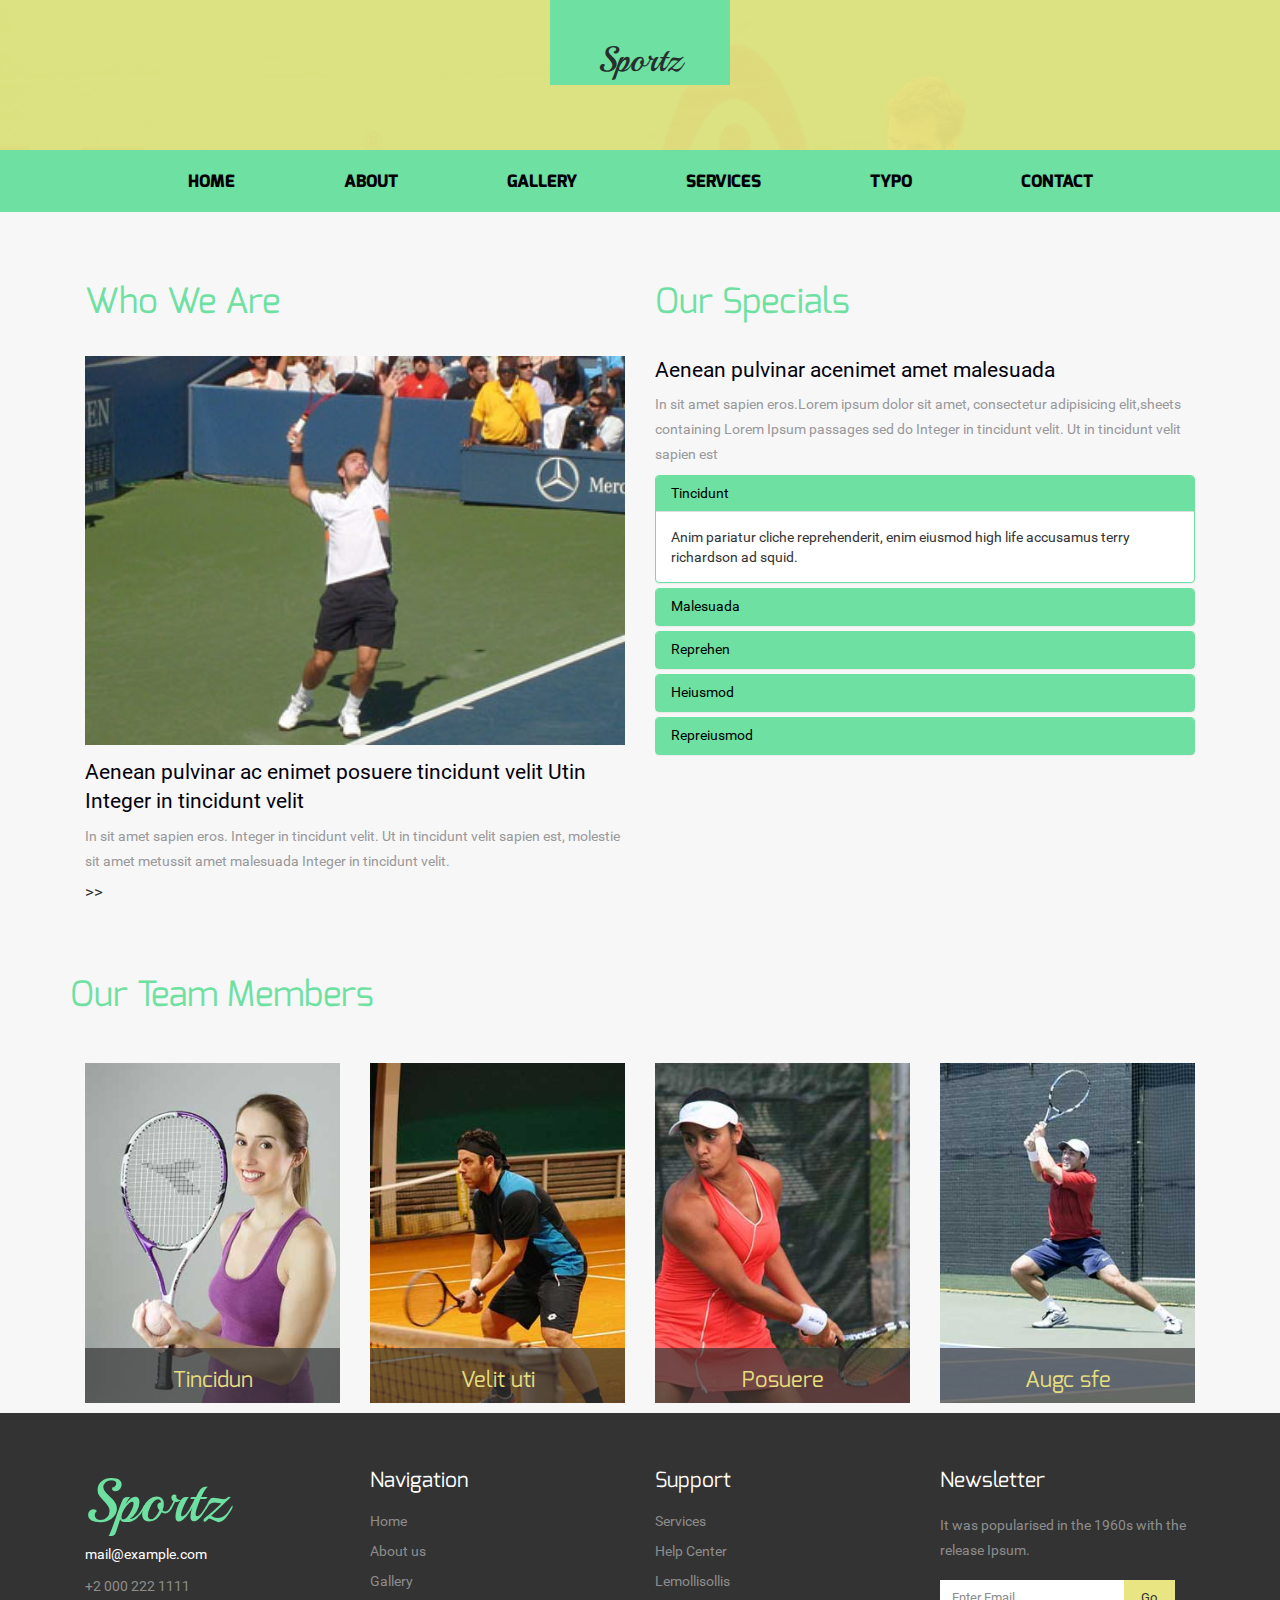
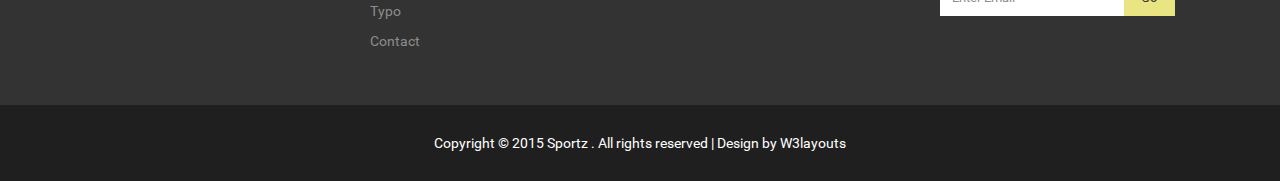
<file: FCGOnline/about.html>
<!--
Author: W3layouts
Author URL: http://w3layouts.com
License: Creative Commons Attribution 3.0 Unported
License URL: http://creativecommons.org/licenses/by/3.0/
-->
<!DOCTYPE html>
<html>
<head>
<title>Sportz a Sports Category Flat Bootstrap Responsive website Template | About :: w3layouts</title>
<link href="css/bootstrap.css" type="text/css" rel="stylesheet" media="all">
<link href="css/style.css" type="text/css" rel="stylesheet" media="all">
<!-- Custom Theme files -->
<meta name="viewport" content="width=device-width, initial-scale=1">
<meta http-equiv="Content-Type" content="text/html; charset=utf-8" />
<meta name="keywords" content="Sportz Responsive web template, Bootstrap Web Templates, Flat Web Templates, Andriod Compatible web template, 
	Smartphone Compatible web template, free webdesigns for Nokia, Samsung, LG, SonyErricsson, Motorola web design" />
<script type="application/x-javascript"> addEventListener("load", function() { setTimeout(hideURLbar, 0); }, false); function hideURLbar(){ window.scrollTo(0,1); } </script>
<!-- //Custom Theme files -->
<!-- js -->
<script src="js/jquery-1.11.1.min.js"></script> 
<script src="js/modernizr.custom.js"></script>
<!-- //js -->
</head>
<body>
	<!--banner-->	
	<div class="banner">		
		<div class="banr-info abt-bnr">
			<div class="logo">
				<a href="index.html">Sportz</a>
			</div>			
		</div>
	</div>
	<!--//banner-->
	<!--navigation-->
	<div class="top-nav">
		<span class="menu">MENU</span>		
		<ul class="nav1 cl-effect-16">
			<li><a href="index.html" data-hover="Home">Home</a></li>
			<li><a href="about.html" class="active">About</a></li>					
			<li><a href="index.html" data-hover="Gallery">Gallery</a></li>
			<li><a href="services.html" data-hover="Services">Services</a></li>
			<li><a href="typo.html" data-hover="Typo">Typo</a></li>
			<li><a href="contact.html" data-hover="Contact">Contact</a></li>
		</ul>				
		<!-- script-for-menu -->
		 <script>
		   $( "span.menu" ).click(function() {
			 $( "ul.nav1" ).slideToggle( 300, function() {
			 // Animation complete.
			  });
			 });
		</script>
		<!-- /script-for-menu -->
	</div>
	<!--//navigation-->
	<!--about-->
	<div class="about">
		<div class="container">			
			<div class="about-info">
				<div class="col-md-6 about-grids">	
					<h3>Who We Are </h3>
					<img src="images/img2.jpg" alt=""/>
					<h5>Aenean pulvinar ac enimet posuere tincidunt velit Utin Integer in tincidunt velit</h5>
					<p>In sit amet sapien eros. Integer in tincidunt velit. Ut in tincidunt velit sapien est, 
						molestie sit amet metussit amet malesuada Integer in tincidunt velit.</p>
					<a class="more" href="#"> >> </a>
				</div>				
				<div class="col-md-6 about-grids">
					<h3>Our Specials</h3>
					<h5>Aenean pulvinar acenimet amet malesuada</h5>
					<p>In sit amet sapien eros.Lorem ipsum dolor sit amet, consectetur adipisicing elit,sheets containing Lorem Ipsum passages sed do  Integer in tincidunt velit. Ut in tincidunt velit sapien est </p>
					<div class="panel-group" id="accordion" role="tablist" aria-multiselectable="true">
						<div class="panel panel-default">
							<div class="panel-heading" role="tab" id="headingOne">
								<h4 class="panel-title">
									<a role="button" data-toggle="collapse" data-parent="#accordion" href="#collapseOne" aria-expanded="true" aria-controls="collapseOne" class="">
										Tincidunt
									</a>
								</h4>
							</div>
							<div id="collapseOne" class="panel-collapse collapse in" role="tabpanel" aria-labelledby="headingOne" aria-expanded="true">
								<div class="panel-body">
									Anim pariatur cliche reprehenderit, enim eiusmod high life accusamus terry richardson ad squid.
								</div>
							</div>
						</div>
						<div class="panel panel-default">
							<div class="panel-heading" role="tab" id="headingTwo">
								<h4 class="panel-title">
									<a class="collapsed" role="button" data-toggle="collapse" data-parent="#accordion" href="#collapseTwo" aria-expanded="false" aria-controls="collapseTwo">
										Malesuada
									</a>
								</h4>
							</div>
							<div id="collapseTwo" class="panel-collapse collapse" role="tabpanel" aria-labelledby="headingTwo" aria-expanded="false">
								<div class="panel-body">
									Anim pariatur cliche reprehenderit, enim eiusmod high life accusamus terry richardson ad squid.
								</div>
							</div>
						</div>
						<div class="panel panel-default">
							<div class="panel-heading" role="tab" id="headingThree">
								<h4 class="panel-title">
									<a class="collapsed" role="button" data-toggle="collapse" data-parent="#accordion" href="#collapseThree" aria-expanded="false" aria-controls="collapseThree">
									Reprehen
									</a>
								</h4>
							</div>
							<div id="collapseThree" class="panel-collapse collapse" role="tabpanel" aria-labelledby="headingThree" aria-expanded="false">
								<div class="panel-body">
									Anim pariatur cliche reprehenderit, enim eiusmod high life accusamus terry richardson ad squid.
								</div>
							</div>
						</div>
						<div class="panel panel-default">
							<div class="panel-heading" role="tab" id="headingFour">
								<h4 class="panel-title">
									<a class="collapsed" role="button" data-toggle="collapse" data-parent="#accordion" href="#collapseFour" aria-expanded="false" aria-controls="collapseFour">
									Heiusmod
									</a>
								</h4>
							</div>
							<div id="collapseFour" class="panel-collapse collapse" role="tabpanel" aria-labelledby="headingFour" aria-expanded="false">
								<div class="panel-body">
									Anim pariatur cliche reprehenderit, enim eiusmod high life accusamus terry richardson ad squid.
								</div>
							</div>
						</div>
						<div class="panel panel-default">
							<div class="panel-heading" role="tab" id="headingFive">
								<h4 class="panel-title">
									<a class="collapsed" role="button" data-toggle="collapse" data-parent="#accordion" href="#collapseFive" aria-expanded="false" aria-controls="collapseFive">
									Repreiusmod
									</a>
								</h4>
							</div>
							<div id="collapseFive" class="panel-collapse collapse" role="tabpanel" aria-labelledby="headingFive" aria-expanded="false">
								<div class="panel-body">
									Anim pariatur cliche reprehenderit, enim eiusmod high life accusamus terry richardson ad squid.
								</div>
							</div>
						</div>
					</div>
				</div>
				<div class="clearfix"> </div>
			</div>
			<!--team-->
			<div class="team">
				<h3>Our Team Members</h3>
				<div class="team-info">
					<div class="col-md-3 team-grids">
						<a href="#">
							<img class="img-responsive" src="images/img8.jpg" alt="">
							<div class="captn">
								<h4>Tincidun</h4>
								<p>Aenean pulvinar ac enimet posuere tincidunt velit Utin tincidunt</p>
							</div>
						</a>
					</div>					
					<div class="col-md-3 team-grids">
						<a href="#">
							<img class="img-responsive" src="images/img9.jpg" alt="">
							<div class="captn">
								<h4>Velit uti</h4>
								<p>Aenean pulvinar ac enimet posuere tincidunt velit Utin tincidunt</p>
							</div>
						</a>
					</div>
					<div class="col-md-3 team-grids">
						<a href="#">
							<img class="img-responsive" src="images/img10.jpg" alt="">
							<div class="captn">
								<h4>Posuere</h4>
								<p>Aenean pulvinar ac enimet posuere tincidunt velit Utin tincidunt</p>
							</div>
						</a>
					</div>
					<div class="col-md-3 team-grids">
						<a href="#">
							<img class="img-responsive" src="images/img11.jpg" alt="">
							<div class="captn">
								<h4>Augc sfe</h4>
								<p>Aenean pulvinar ac enimet posuere tincidunt velit Utin tincidunt</p>
							</div>
						</a>
					</div>
					<div class="clearfix"> </div>
				</div>
			</div>
			<!--//team-->
		</div>
	</div>
	<!--//about-->		
	<!--footer-->
	<div class="footer">
		<div class="container">
			<div class="footer-row">
				<div class="col-md-3 footer-grids">
					<h2><a href="index.html">Sportz</a></h2>
					<p><a href="mailto:example@mail.com">mail@example.com</a></p>
					<p>+2 000 222 1111</p>
				</div>
				<div class="col-md-3 footer-grids">
					<h4>Navigation</h4>					
					<ul>
						<li><a href="index.html">Home</a></li>
						<li><a href="about.html">About us</a></li>
						<li><a href="index.html">Gallery</a></li>
						<li><a href="typo.html">Typo</a></li>
						<li><a href="contact.html">Contact</a></li>
					</ul>
				</div>
				<div class="col-md-3 footer-grids">
					<h4>Support</h4>
					<ul>
						<li><a href="services.html">Services</a></li>
						<li><a href="#">Help Center</a></li>
						<li><a href="#">Lemollisollis</a></li>
					</ul>
				</div>
				<div class="col-md-3 footer-grids">	
					<h4>Newsletter</h4>
					<p>It was popularised in the 1960s with the release Ipsum. <p>
					<form>					 
					    <input type="text" class="text" value="Enter Email" onfocus="this.value = '';" onblur="if (this.value == '') {this.value = 'Enter Email';}">
						<input type="submit" value="Go">					 
				 </form>
				</div>
				<div class="clearfix"> </div>
			</div>
		</div>
	</div>
	<div class="footer-bottom">
		<div class="container">		
			<p>Copyright © 2015 Sportz . All rights reserved | Design by <a href="http://w3layouts.com">W3layouts</a></p>					
		</div>
	</div>
	<!--//footer-->
	<!-- Bootstrap core JavaScript
    ================================================== -->
    <!-- Placed at the end of the document so the pages load faster -->
    <script src="js/bootstrap.js"> </script>
</body>
</html>
</file>
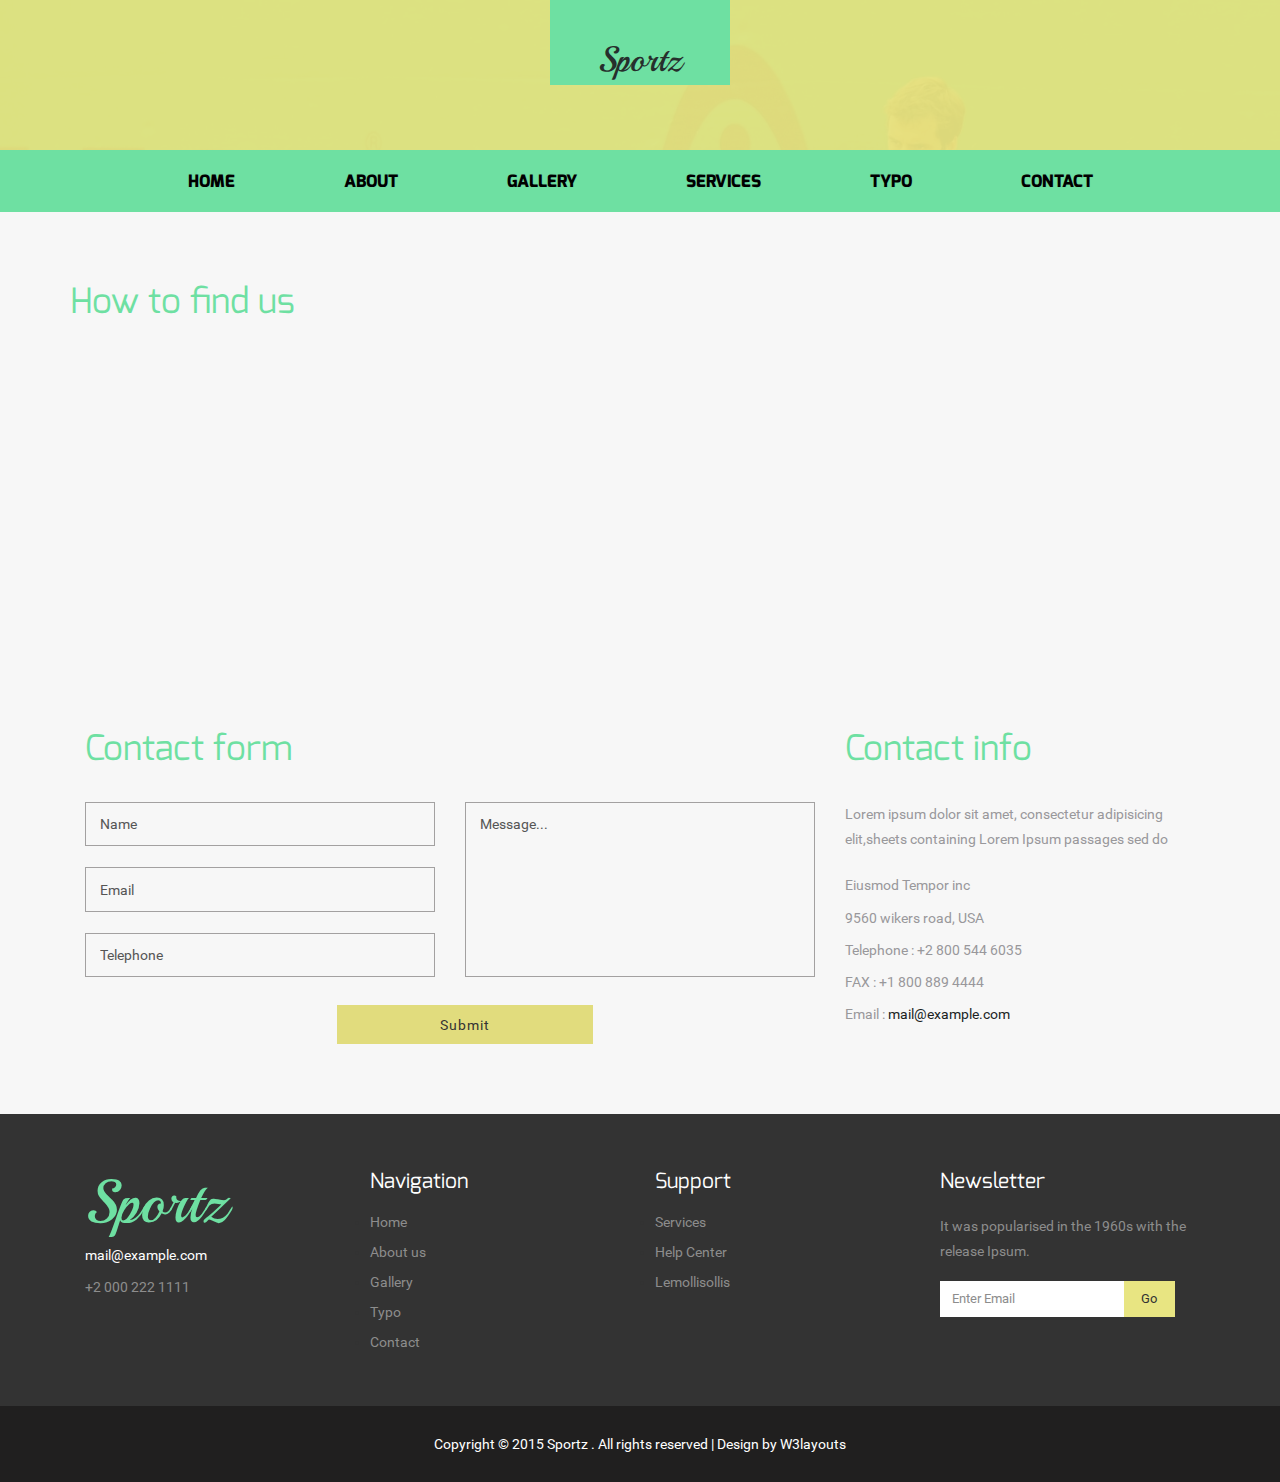
<file: FCGOnline/contact.html>
<!--
Author: W3layouts
Author URL: http://w3layouts.com
License: Creative Commons Attribution 3.0 Unported
License URL: http://creativecommons.org/licenses/by/3.0/
-->
<!DOCTYPE html>
<html>
<head>
<title>Sportz a Sports Category Flat Bootstrap Responsive website Template | Contact :: w3layouts</title>
<link href="css/bootstrap.css" type="text/css" rel="stylesheet" media="all">
<link href="css/style.css" type="text/css" rel="stylesheet" media="all">
<!-- Custom Theme files -->
<meta name="viewport" content="width=device-width, initial-scale=1">
<meta http-equiv="Content-Type" content="text/html; charset=utf-8" />
<meta name="keywords" content="Sportz Responsive web template, Bootstrap Web Templates, Flat Web Templates, Andriod Compatible web template, 
	Smartphone Compatible web template, free webdesigns for Nokia, Samsung, LG, SonyErricsson, Motorola web design" />
<script type="application/x-javascript"> addEventListener("load", function() { setTimeout(hideURLbar, 0); }, false); function hideURLbar(){ window.scrollTo(0,1); } </script>
<!-- //Custom Theme files -->
<!-- js -->
<script src="js/jquery-1.11.1.min.js"></script> 
<script src="js/modernizr.custom.js"></script>
<!-- //js -->
</head>
<body>
	<!--banner-->	
	<div class="banner">		
		<div class="banr-info abt-bnr">
			<div class="logo">
				<a href="index.html">Sportz</a>
			</div>			
		</div>
	</div>
	<!--//banner-->
	<!--navigation-->
	<div class="top-nav">
		<span class="menu">MENU</span>		
		<ul class="nav1 cl-effect-16">
			<li><a href="index.html" data-hover="Home">Home</a></li>
			<li><a href="about.html" data-hover="About">About</a></li>					
			<li><a href="index.html" data-hover="Gallery">Gallery</a></li>
			<li><a href="services.html" data-hover="Services">Services</a></li>
			<li><a href="typo.html" data-hover="Typo">Typo</a></li>
			<li><a href="contact.html" class="active">Contact</a></li>
		</ul>				
		<!-- script-for-menu -->
		 <script>
		   $( "span.menu" ).click(function() {
			 $( "ul.nav1" ).slideToggle( 300, function() {
			 // Animation complete.
			  });
			 });
		</script>
		<!-- /script-for-menu -->
	</div>
	<!--//navigation-->
	<!--contact-->
	<div class="contact">
		<div class="container">
			<h3>How to find us</h3>
			<div class="map">
				<iframe src="https://www.google.com/maps/embed?pb=!1m18!1m12!1m3!1d6925.7845345922005!2d-74.92122031258997!3d41.30321009405625!2m3!1f0!2f0!3f0!3m2!1i1024!2i768!4f13.1!3m3!1m2!1s0x89c35edf5c7d9acd%3A0x921fa9f667742cc2!2sWilkers+Rd%2C+Milford%2C+PA+18337%2C+USA!5e0!3m2!1sen!2sin!4v1437040591996" width="600" height="450" frameborder="0" style="border:0" allowfullscreen></iframe>
			</div>			
			<div class="contact-info">
				<div class="col-md-8 contact-form">
					<h3>Contact form</h3>
					<form>
						<div class="col-md-6 contact-grids">
							<input type="text" value="Name" onfocus="this.value = '';" onblur="if (this.value == '') {this.value = 'Name';}" required="">
							<input type="email" value="Email" onfocus="this.value = '';" onblur="if (this.value == '') {this.value = 'Email';}" required="">
							<input type="text" value="Telephone" onfocus="this.value = '';" onblur="if (this.value == '') {this.value = 'Telephone';}" required="">
						</div>
						<div class="col-md-6 contact-grids">
							<textarea type="text"  onfocus="this.value = '';" onblur="if (this.value == '') {this.value = 'Message...';}" required="">Message...</textarea>							
						</div>
						<div class="clearfix"> </div>
						<input type="submit" value="Submit" >
					</form>
				</div>
				<div class="col-md-4 address">
					<h3>Contact info</h3>
					<p class="cnt-p">Lorem ipsum dolor sit amet, consectetur adipisicing elit,sheets containing Lorem Ipsum passages sed do </p>
					<p>Eiusmod Tempor inc</p>
					<p>9560 wikers road, USA</p>
					<p>Telephone : +2 800 544 6035</p>
					<p>FAX : +1 800 889 4444</p>
					<p>Email : <a href="mailto:example@mail.com">mail@example.com</a></p>
				</div>				
				<div class="clearfix"> </div>	
			</div>	
		</div>
	</div>
	<!--//contact-->		
	<!--footer-->
	<div class="footer">
		<div class="container">
			<div class="footer-row">
				<div class="col-md-3 footer-grids">
					<h2><a href="index.html">Sportz</a></h2>
					<p><a href="mailto:example@mail.com">mail@example.com</a></p>
					<p>+2 000 222 1111</p>
				</div>
				<div class="col-md-3 footer-grids">
					<h4>Navigation</h4>					
					<ul>
						<li><a href="index.html">Home</a></li>
						<li><a href="about.html">About us</a></li>
						<li><a href="index.html">Gallery</a></li>
						<li><a href="typo.html">Typo</a></li>
						<li><a href="contact.html">Contact</a></li>
					</ul>
				</div>
				<div class="col-md-3 footer-grids">
					<h4>Support</h4>
					<ul>
						<li><a href="services.html">Services</a></li>
						<li><a href="#">Help Center</a></li>
						<li><a href="#">Lemollisollis</a></li>
					</ul>
				</div>
				<div class="col-md-3 footer-grids">	
					<h4>Newsletter</h4>
					<p>It was popularised in the 1960s with the release Ipsum. <p>
					<form>					 
					    <input type="text" class="text" value="Enter Email" onfocus="this.value = '';" onblur="if (this.value == '') {this.value = 'Enter Email';}">
						<input type="submit" value="Go">					 
				 </form>
				</div>
				<div class="clearfix"> </div>
			</div>
		</div>
	</div>
	<div class="footer-bottom">
		<div class="container">		
			<p>Copyright © 2015 Sportz . All rights reserved | Design by <a href="http://w3layouts.com">W3layouts</a></p>					
		</div>
	</div>
	<!--//footer-->
	<!-- Bootstrap core JavaScript
    ================================================== -->
    <!-- Placed at the end of the document so the pages load faster -->
    <script src="js/bootstrap.js"> </script>
</body>
</html>
</file>
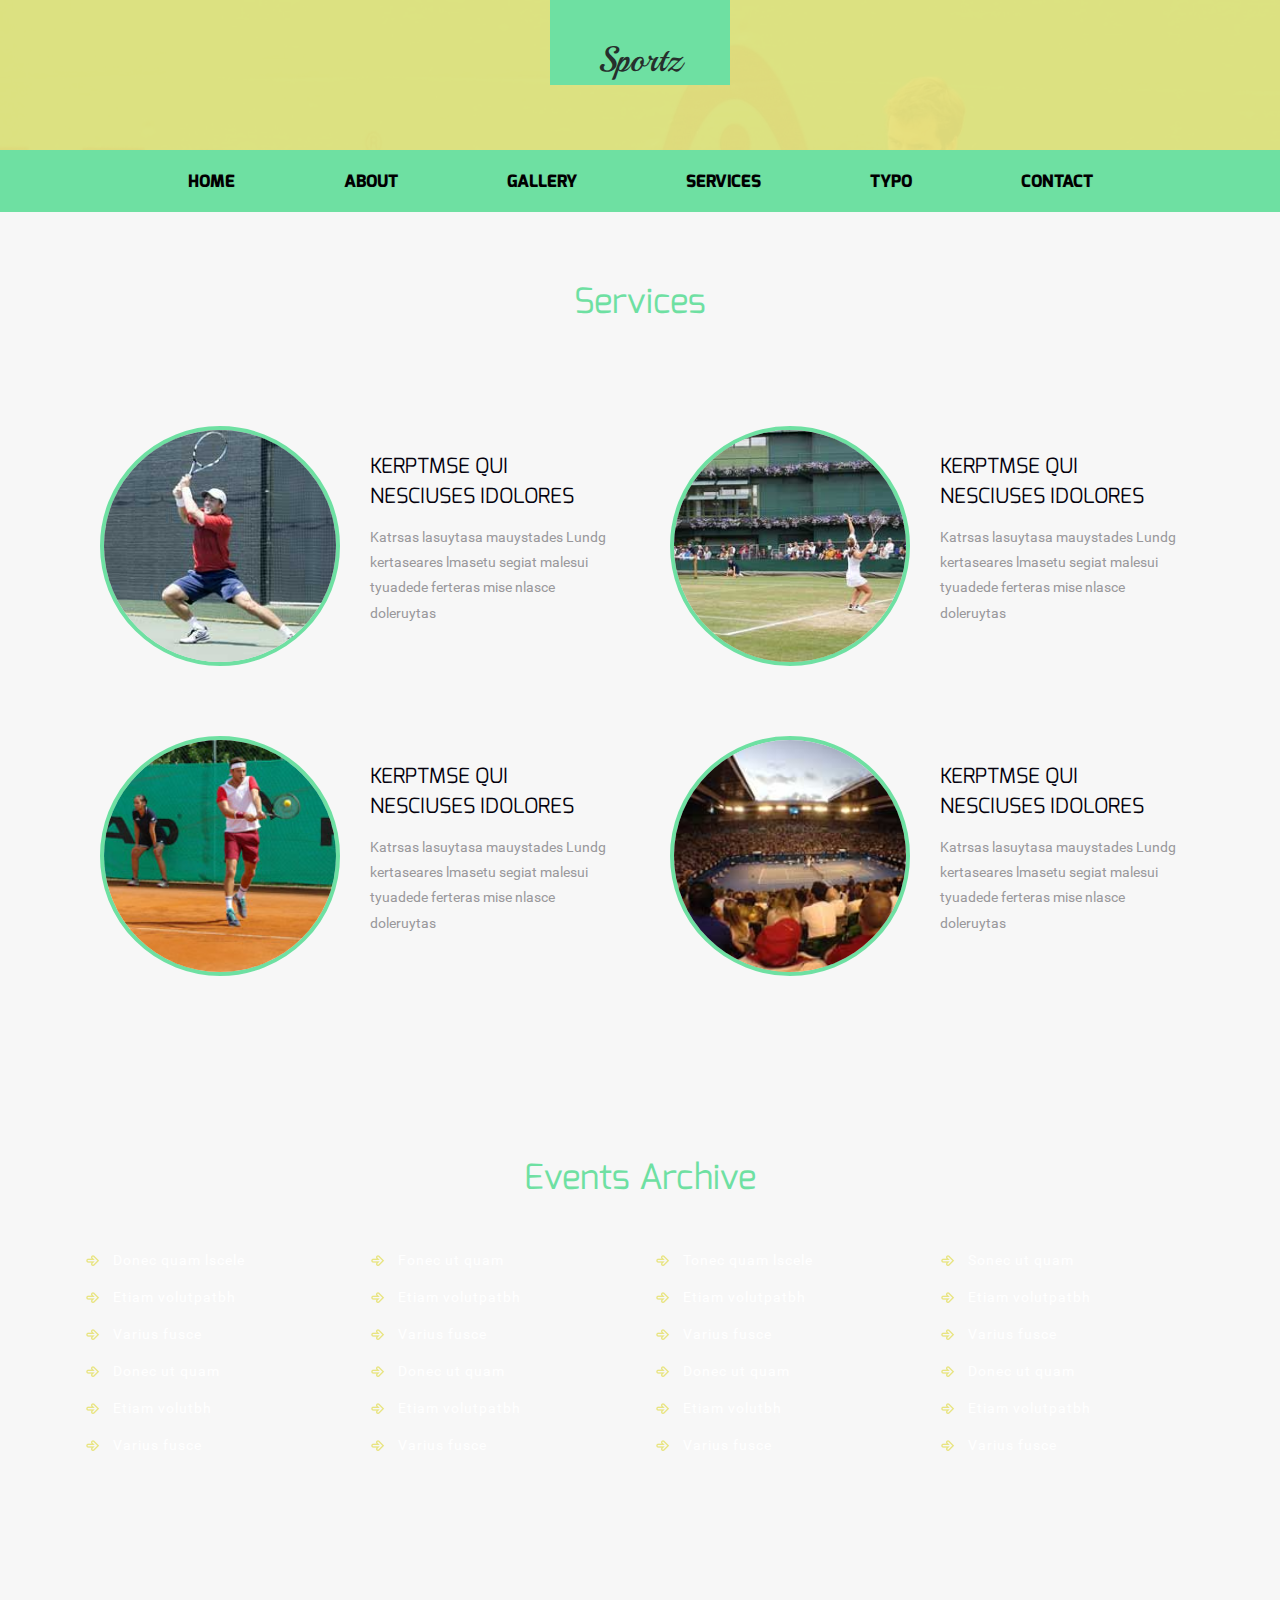
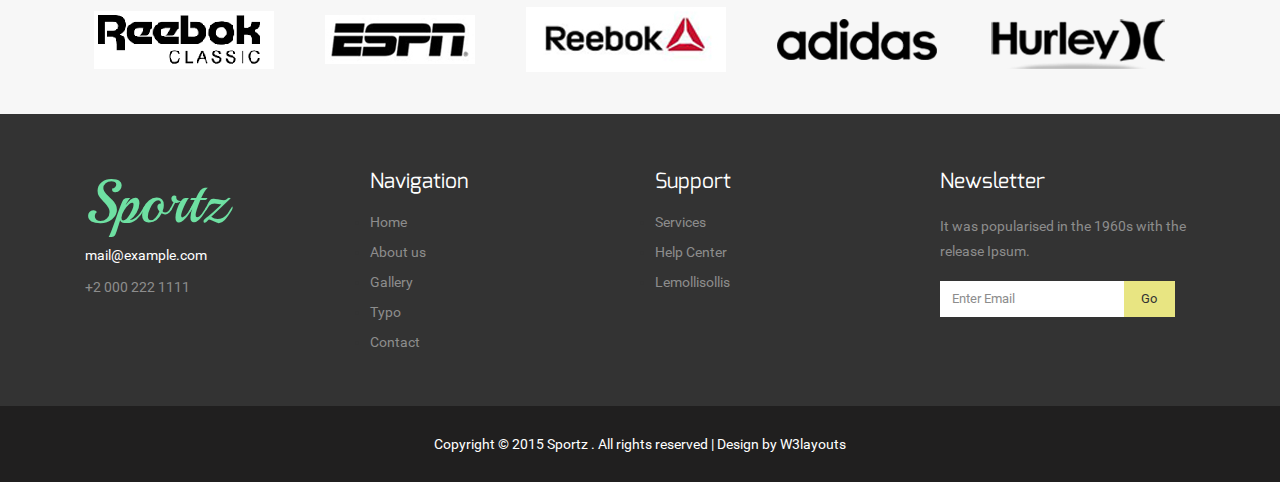
<file: FCGOnline/services.html>
<!--
Author: W3layouts
Author URL: http://w3layouts.com
License: Creative Commons Attribution 3.0 Unported
License URL: http://creativecommons.org/licenses/by/3.0/
-->
<!DOCTYPE html>
<html>
<head>
<title>Sportz a Sports Category Flat Bootstrap Responsive website Template | Services :: w3layouts</title>
<link href="css/bootstrap.css" type="text/css" rel="stylesheet" media="all">
<link href="css/style.css" type="text/css" rel="stylesheet" media="all">
<!-- Custom Theme files -->
<meta name="viewport" content="width=device-width, initial-scale=1">
<meta http-equiv="Content-Type" content="text/html; charset=utf-8" />
<meta name="keywords" content="Sportz Responsive web template, Bootstrap Web Templates, Flat Web Templates, Andriod Compatible web template, 
	Smartphone Compatible web template, free webdesigns for Nokia, Samsung, LG, SonyErricsson, Motorola web design" />
<script type="application/x-javascript"> addEventListener("load", function() { setTimeout(hideURLbar, 0); }, false); function hideURLbar(){ window.scrollTo(0,1); } </script>
<!-- //Custom Theme files -->
<!-- js -->
<script src="js/jquery-1.11.1.min.js"></script> 
<script src="js/modernizr.custom.js"></script>
<!-- //js -->
</head>
<body>
	<!--banner-->	
	<div class="banner">		
		<div class="banr-info abt-bnr">
			<div class="logo">
				<a href="index.html">Sportz</a>
			</div>			
		</div>
	</div>
	<!--//banner-->
	<!--navigation-->
	<div class="top-nav">
		<span class="menu">MENU</span>		
		<ul class="nav1 cl-effect-16">
			<li><a href="index.html" data-hover="Home">Home</a></li>
			<li><a href="about.html" data-hover="About"> About</a></li>					
			<li><a href="index.html" data-hover="Gallery">Gallery</a></li>
			<li><a href="services.html" class="active">Services</a></li>
			<li><a href="typo.html" data-hover="Typo">Typo</a></li>
			<li><a href="contact.html" data-hover="Contact">Contact</a></li>
		</ul>				
		<!-- script-for-menu -->
		 <script>
		   $( "span.menu" ).click(function() {
			 $( "ul.nav1" ).slideToggle( 300, function() {
			 // Animation complete.
			  });
			 });
		</script>
		<!-- /script-for-menu -->
	</div>
	<!--//navigation-->
	<!--services-->
	<div class="services">
		<div class="container">
		 <h3>Services</h3>
			<div class="services-grids">
				<div class="col-md-6 services-grid">
					<div class="col-md-6 srvcs-img">
						<img src="images/img15.jpg" title="">
					</div>
					<div class="col-md-6 srvcs-text">
						<h4>KERPTMSE QUI NESCIUSES IDOLORES</h4>
						<p>Katrsas lasuytasa mauystades Lundg kertaseares lmasetu segiat malesui tyuadede ferteras mise nlasce doleruytas</p>
					</div>
					<div class="clearfix"></div>
				</div>
				<div class="col-md-6 services-grid">
					<div class="col-md-6 srvcs-img">
						<img src="images/img12.jpg" title="">
					</div>
					<div class="col-md-6 srvcs-text">
						<h4>KERPTMSE QUI NESCIUSES IDOLORES</h4>
						<p>Katrsas lasuytasa mauystades Lundg kertaseares lmasetu segiat malesui tyuadede ferteras mise nlasce doleruytas</p>
					</div>
					<div class="clearfix"></div>
				</div>
				<div class="col-md-6 services-grid">
					<div class="col-md-6 srvcs-img">
						<img src="images/img13.jpg" title="">
					</div>
					<div class="col-md-6 srvcs-text">
						<h4>KERPTMSE QUI NESCIUSES IDOLORES</h4>
						<p>Katrsas lasuytasa mauystades Lundg kertaseares lmasetu segiat malesui tyuadede ferteras mise nlasce doleruytas</p>
					</div>
					<div class="clearfix"></div>
				</div>
				<div class="col-md-6 services-grid">
					<div class="col-md-6 srvcs-img">
						<img src="images/img14.jpg" title="">
					</div>
					<div class="col-md-6 srvcs-text">
						<h4>KERPTMSE QUI NESCIUSES IDOLORES</h4>
						<p>Katrsas lasuytasa mauystades Lundg kertaseares lmasetu segiat malesui tyuadede ferteras mise nlasce doleruytas</p>
					</div>
					<div class="clearfix"></div>
				</div>								
				<div class="clearfix"> </div>
			</div>
		</div>
		<!--slid-->
		<div class="slid">
			<div class="container">
				<h3>Events Archive</h3>
				<div class="slid-info">
					<div class="col-md-3 slid-grids">						
						<ul>
							<li><a href="#">Donec quam lscele</a></li>
							<li><a href="#">Etiam volutpatbh</a></li>
							<li><a href="#">Varius fusce </a></li>
							<li><a href="#">Donec ut quam</a></li>
							<li><a href="#">Etiam volutbh</a></li>
							<li><a href="#">Varius fusce </a></li>
						</ul>
					</div>
					<div class="col-md-3 slid-grids">						
						<ul>
							<li><a href="#">Fonec ut quam </a></li>
							<li><a href="#">Etiam volutpatbh </a></li>
							<li><a href="#">Varius fusce</a></li>
							<li><a href="#">Donec ut quam</a></li>
							<li><a href="#">Etiam volutpatbh</a></li>
							<li><a href="#">Varius fusce</a></li>
						</ul>
					</div>
					<div class="col-md-3 slid-grids">						
						<ul>
							<li><a href="#">Tonec quam lscele</a></li>
							<li><a href="#">Etiam volutpatbh</a></li>
							<li><a href="#">Varius fusce </a></li>
							<li><a href="#">Donec ut quam</a></li>
							<li><a href="#">Etiam volutbh</a></li>
							<li><a href="#">Varius fusce </a></li>
						</ul>
					</div>
					<div class="col-md-3 slid-grids">						
						<ul>
							<li><a href="#">Sonec ut quam </a></li>
							<li><a href="#">Etiam volutpatbh </a></li>
							<li><a href="#">Varius fusce</a></li>
							<li><a href="#">Donec ut quam</a></li>
							<li><a href="#">Etiam volutpatbh</a></li>
							<li><a href="#">Varius fusce</a></li>
						</ul>
					</div>
					<div class="clearfix"> </div>
				</div>
			</div>
		</div>
		<!--//slid-->
	</div>	
	<!--//services-->
	<div class="brands">
		<div class="container">
			<ul>
				<li><img src="images/1.png" alt=""/></li>
				<li><img src="images/2.jpg" alt=""/></li>
				<li><img src="images/3.jpg" alt=""/></li>
				<li><img src="images/4.png" alt=""/></li>
				<li><img src="images/5.png" alt=""/></li>
			</ul>
		</div>
	</div>
	<!--footer-->
	<div class="footer">
		<div class="container">
			<div class="footer-row">
				<div class="col-md-3 footer-grids">
					<h2><a href="index.html">Sportz</a></h2>
					<p><a href="mailto:example@mail.com">mail@example.com</a></p>
					<p>+2 000 222 1111</p>
				</div>
				<div class="col-md-3 footer-grids">
					<h4>Navigation</h4>					
					<ul>
						<li><a href="index.html">Home</a></li>
						<li><a href="about.html">About us</a></li>
						<li><a href="index.html">Gallery</a></li>
						<li><a href="typo.html">Typo</a></li>
						<li><a href="contact.html">Contact</a></li>
					</ul>
				</div>
				<div class="col-md-3 footer-grids">
					<h4>Support</h4>
					<ul>
						<li><a href="services.html">Services</a></li>
						<li><a href="#">Help Center</a></li>
						<li><a href="#">Lemollisollis</a></li>
					</ul>
				</div>
				<div class="col-md-3 footer-grids">	
					<h4>Newsletter</h4>
					<p>It was popularised in the 1960s with the release Ipsum. <p>
					<form>					 
					    <input type="text" class="text" value="Enter Email" onfocus="this.value = '';" onblur="if (this.value == '') {this.value = 'Enter Email';}">
						<input type="submit" value="Go">					 
				 </form>
				</div>
				<div class="clearfix"> </div>
			</div>
		</div>
	</div>
	<div class="footer-bottom">
		<div class="container">		
			<p>Copyright © 2015 Sportz . All rights reserved | Design by <a href="http://w3layouts.com">W3layouts</a></p>					
		</div>
	</div>
	<!--//footer-->
	<!-- Bootstrap core JavaScript
    ================================================== -->
    <!-- Placed at the end of the document so the pages load faster -->
    <script src="js/bootstrap.js"> </script>
</body>
</html>
</file>
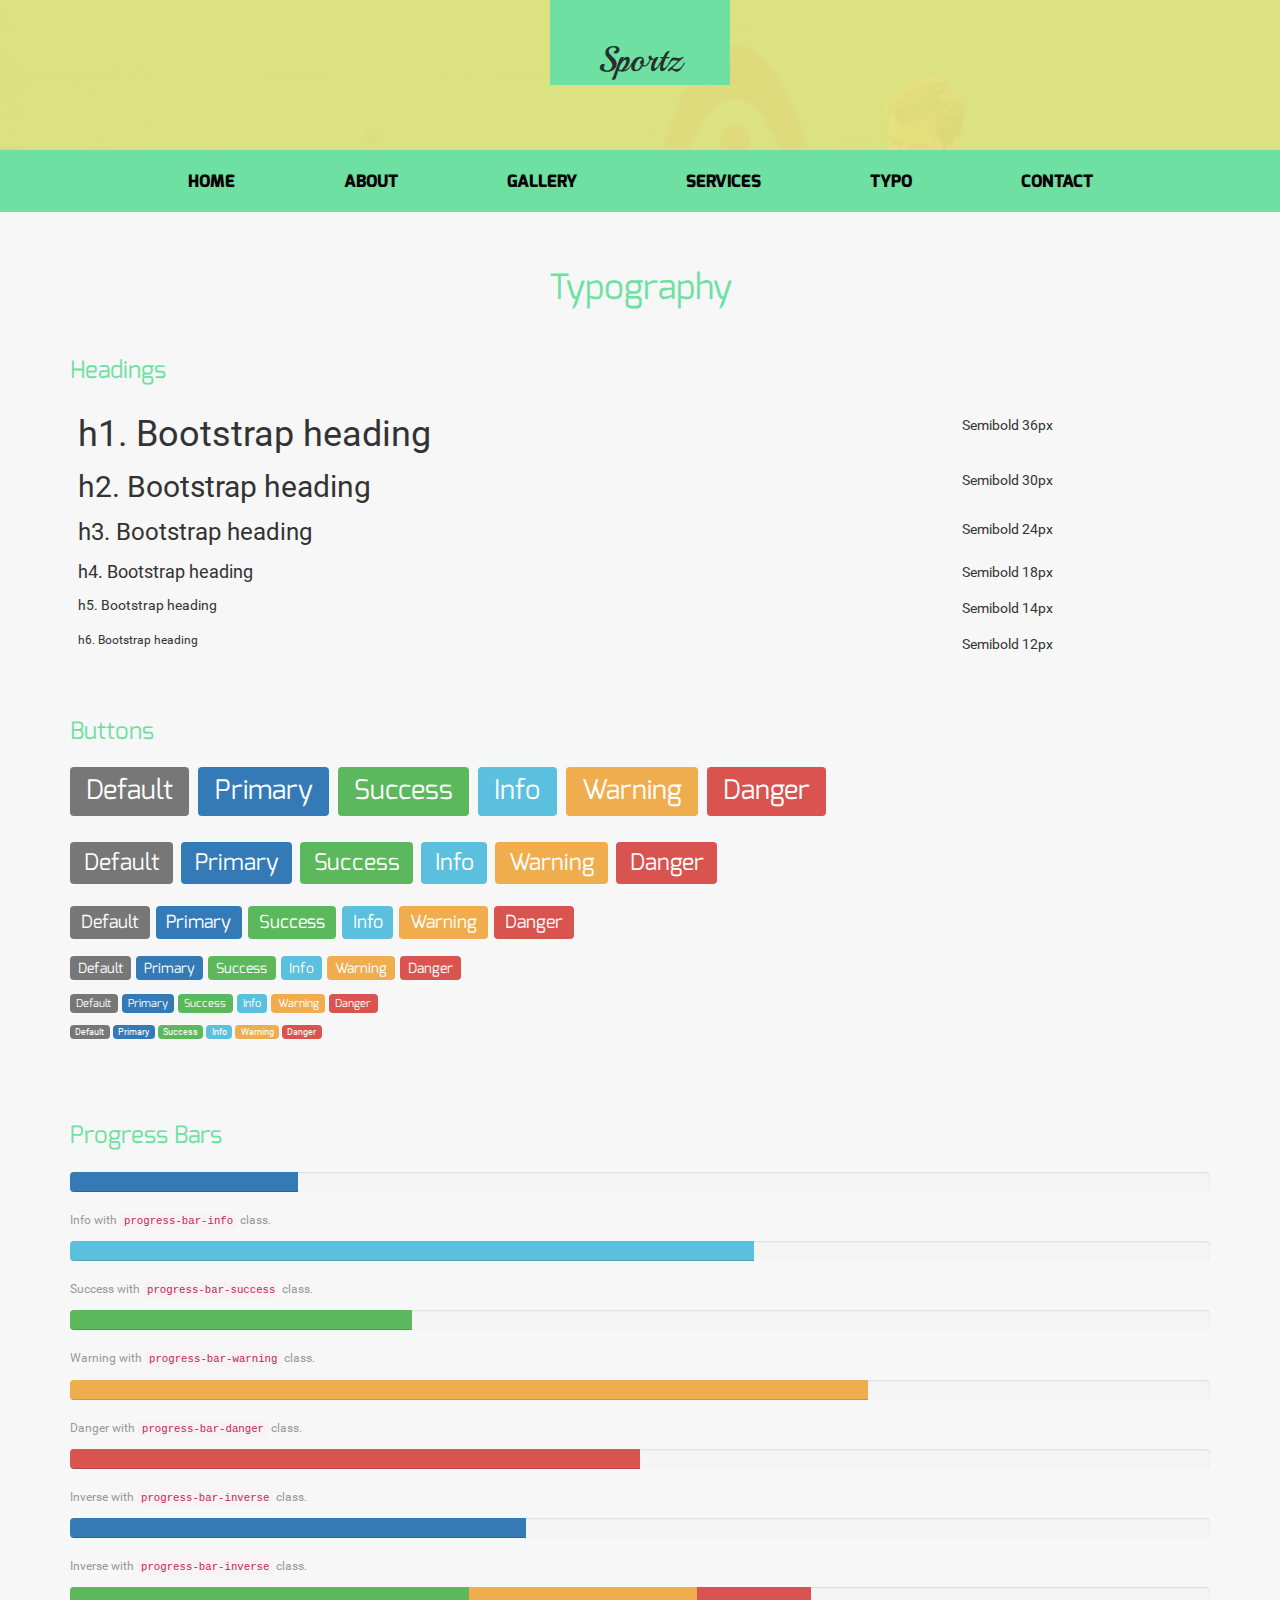
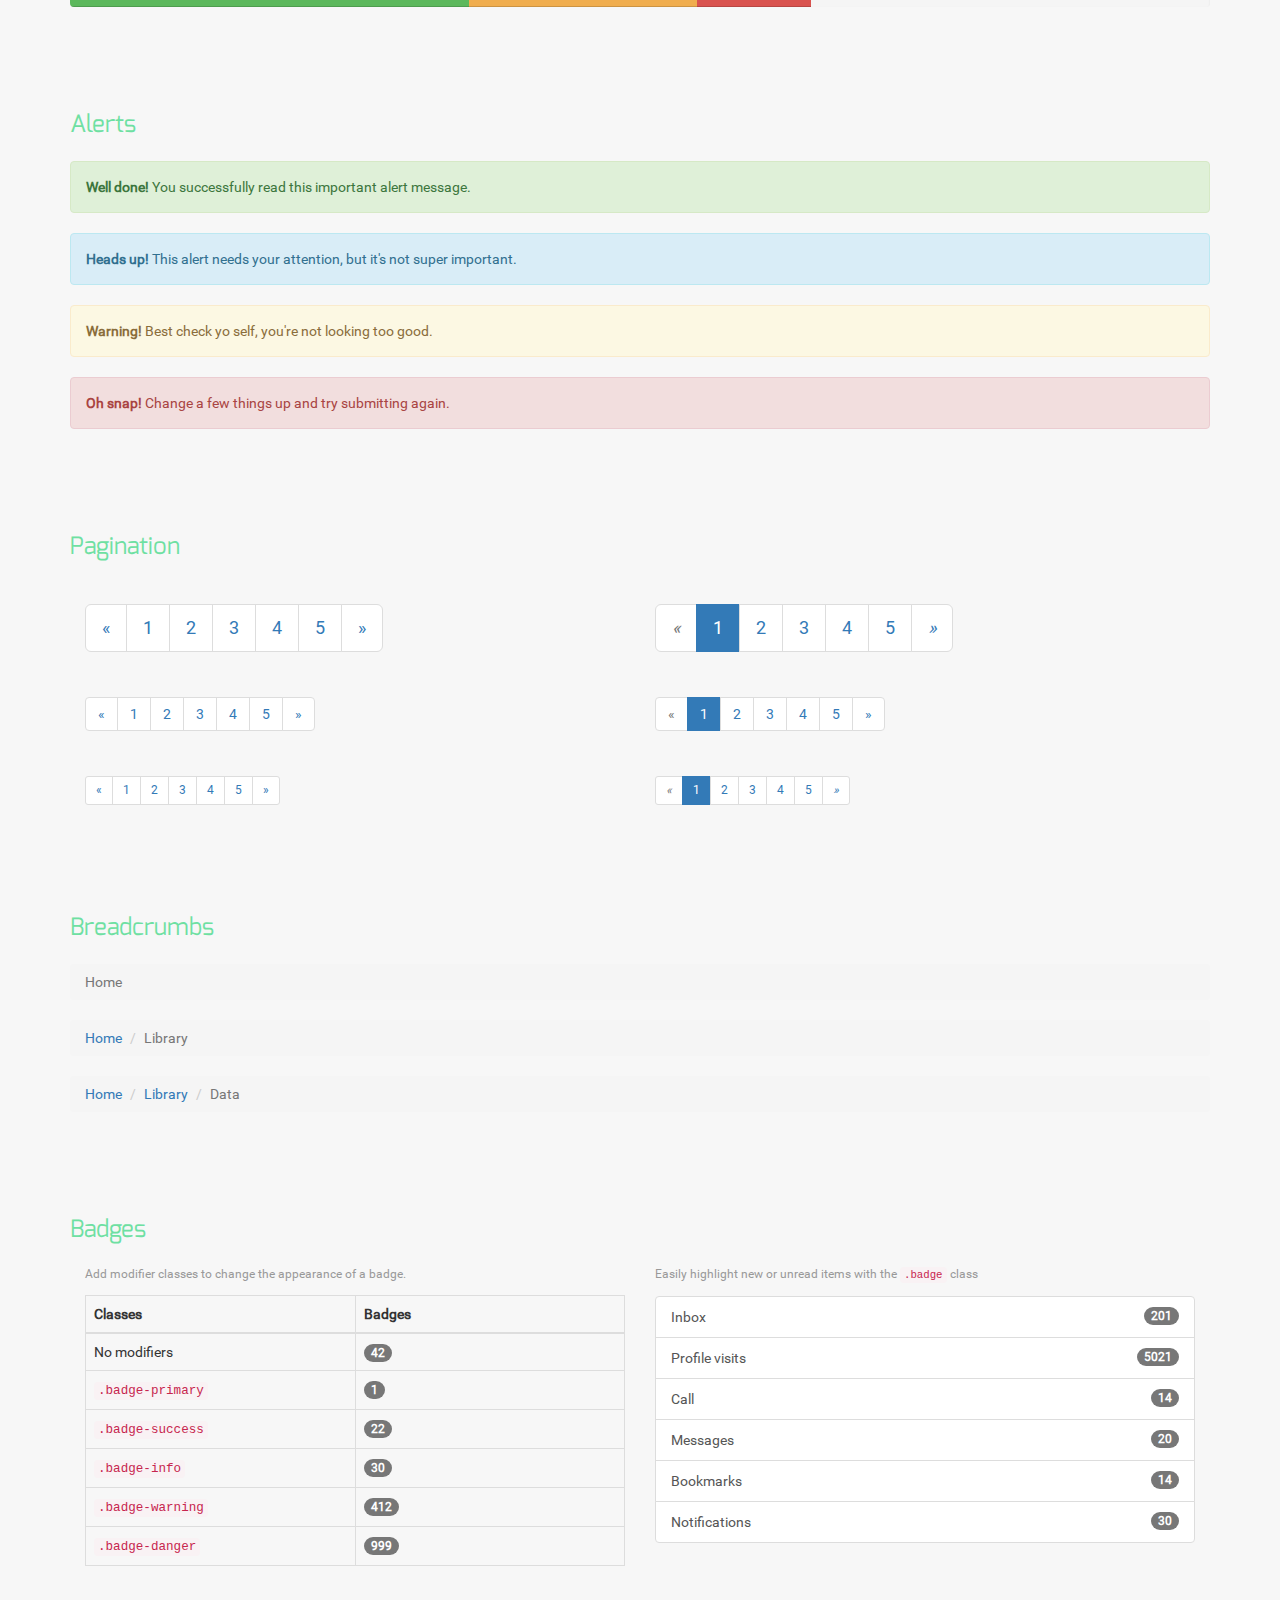
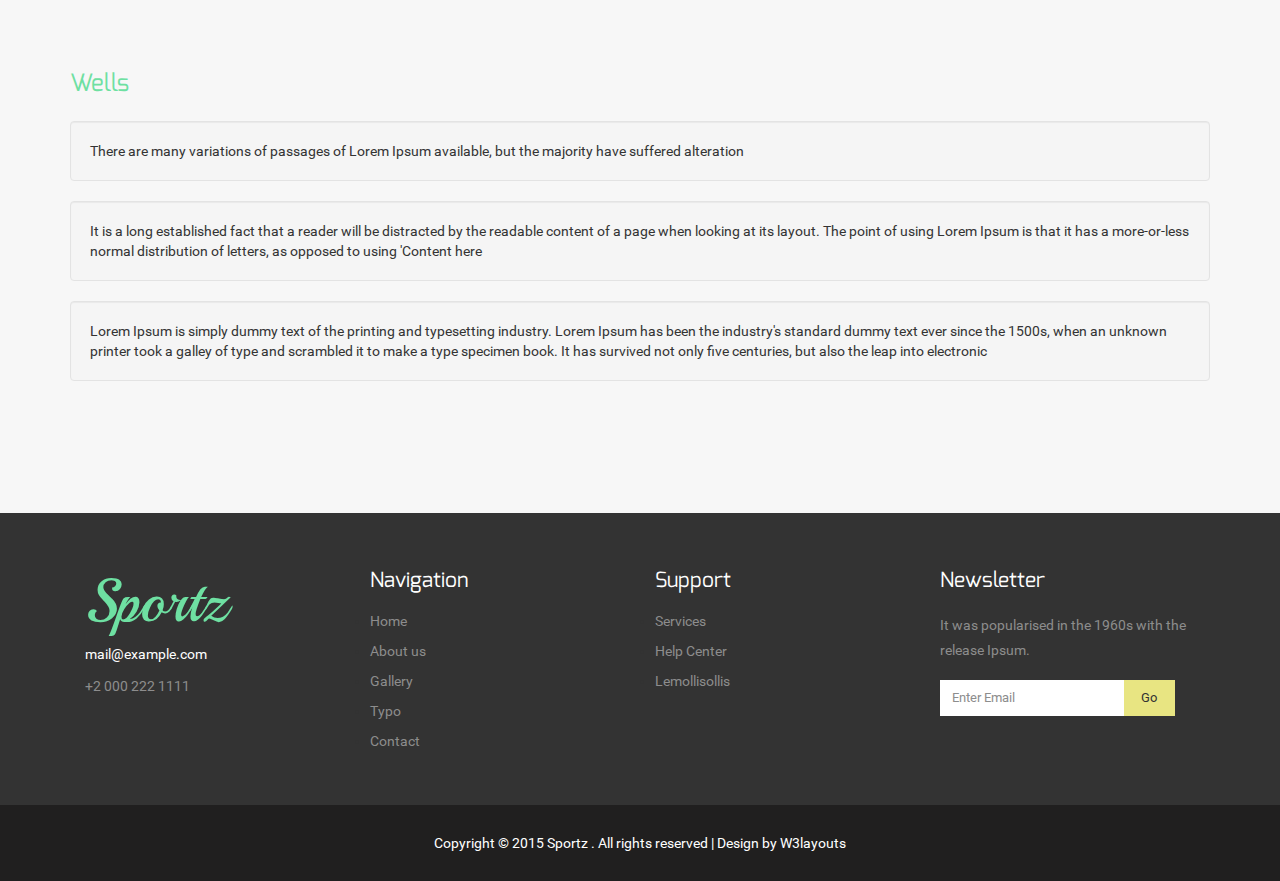
<file: FCGOnline/typo.html>
<!--
Author: W3layouts
Author URL: http://w3layouts.com
License: Creative Commons Attribution 3.0 Unported
License URL: http://creativecommons.org/licenses/by/3.0/
-->
<!DOCTYPE html>
<html>
<head>
<title>Sportz a Sports Category Flat Bootstrap Responsive website Template | Typo :: w3layouts</title>
<link href="css/bootstrap.css" type="text/css" rel="stylesheet" media="all">
<link href="css/style.css" type="text/css" rel="stylesheet" media="all">
<!-- Custom Theme files -->
<meta name="viewport" content="width=device-width, initial-scale=1">
<meta http-equiv="Content-Type" content="text/html; charset=utf-8" />
<meta name="keywords" content="Sportz Responsive web template, Bootstrap Web Templates, Flat Web Templates, Andriod Compatible web template, 
	Smartphone Compatible web template, free webdesigns for Nokia, Samsung, LG, SonyErricsson, Motorola web design" />
<script type="application/x-javascript"> addEventListener("load", function() { setTimeout(hideURLbar, 0); }, false); function hideURLbar(){ window.scrollTo(0,1); } </script>
<!-- //Custom Theme files -->
<!-- js -->
<script src="js/jquery-1.11.1.min.js"></script> 
<script src="js/modernizr.custom.js"></script>
<!-- //js -->
</head>
<body>
	<!--banner-->	
	<div class="banner">		
		<div class="banr-info abt-bnr">
			<div class="logo">
				<a href="index.html">Sportz</a>
			</div>			
		</div>
	</div>
	<!--//banner-->
	<!--navigation-->
	<div class="top-nav">
		<span class="menu">MENU</span>		
		<ul class="nav1 cl-effect-16">
			<li><a href="index.html" data-hover="Home">Home</a></li>
			<li><a href="about.html" data-hover="About">About</a></li>					
			<li><a href="index.html" data-hover="Gallery">Gallery</a></li>
			<li><a href="services.html" data-hover="Services">Services</a></li>
			<li><a href="typo.html" class="active">Typo</a></li>
			<li><a href="contact.html" data-hover="Contact">Contact</a></li>
		</ul>				
		<!-- script-for-menu -->
		 <script>
		   $( "span.menu" ).click(function() {
			 $( "ul.nav1" ).slideToggle( 300, function() {
			 // Animation complete.
			  });
			 });
		</script>
		<!-- /script-for-menu -->
	</div>
	<!--//navigation-->
	<!--typography-page -->
	<div class="typo">
		<div class="container">
			<h3 class="typo-title">Typography</h3>
			<div class="grid_3 grid_4">
				<h3 class="hdg">Headings</h3>
				<div class="bs-example">
					<table class="table">
						<tbody>
							<tr>
								<td><h1 id="h1.-bootstrap-heading">h1. Bootstrap heading<a class="anchorjs-link" href="#h1.-bootstrap-heading"><span class="anchorjs-icon"></span></a></h1></td>
								<td class="type-info">Semibold 36px</td>
							</tr>
							<tr>
								<td><h2 id="h2.-bootstrap-heading">h2. Bootstrap heading<a class="anchorjs-link" href="#h2.-bootstrap-heading"><span class="anchorjs-icon"></span></a></h2></td>
								<td class="type-info">Semibold 30px</td>
							</tr>
							<tr>
								<td><h3 id="h3.-bootstrap-heading">h3. Bootstrap heading<a class="anchorjs-link" href="#h3.-bootstrap-heading"><span class="anchorjs-icon"></span></a></h3></td>
								<td class="type-info">Semibold 24px</td>
							</tr>
							<tr>
								<td><h4 id="h4.-bootstrap-heading">h4. Bootstrap heading<a class="anchorjs-link" href="#h4.-bootstrap-heading"><span class="anchorjs-icon"></span></a></h4></td>
								<td class="type-info">Semibold 18px</td>
							</tr>
							<tr>
								<td><h5 id="h5.-bootstrap-heading">h5. Bootstrap heading<a class="anchorjs-link" href="#h5.-bootstrap-heading"><span class="anchorjs-icon"></span></a></h5></td>
								<td class="type-info">Semibold 14px</td>
							</tr>
							<tr>
								<td><h6>h6. Bootstrap heading</h6></td>
								<td class="type-info">Semibold 12px</td>
							</tr>
						</tbody>
					</table>
				</div>
			</div>
			<div class="grid_3 grid_5">
				<h3>Buttons</h3>
				<h1>
					<a href="#"><span class="label label-default">Default</span></a>
					<a href="#"><span class="label label-primary">Primary</span></a>
					<a href="#"><span class="label label-success">Success</span></a>
					<a href="#"><span class="label label-info">Info</span></a>
					<a href="#"><span class="label label-warning">Warning</span></a>
					<a href="#"><span class="label label-danger">Danger</span></a>
				</h1>
				<h2>
					<a href="#"><span class="label label-default">Default</span></a>
					<a href="#"><span class="label label-primary">Primary</span></a>
					<a href="#"><span class="label label-success">Success</span></a>
					<a href="#"><span class="label label-info">Info</span></a>
					<a href="#"><span class="label label-warning">Warning</span></a>
					<a href="#"><span class="label label-danger">Danger</span></a>
				</h2>
				<h3>
					<a href="#"><span class="label label-default">Default</span></a>
					<a href="#"><span class="label label-primary">Primary</span></a>
					<a href="#"><span class="label label-success">Success</span></a>
					<a href="#"><span class="label label-info">Info</span></a>
					<a href="#"><span class="label label-warning">Warning</span></a>
					<a href="#"><span class="label label-danger">Danger</span></a>
				</h3>
				<h4>
					<a href="#"><span class="label label-default">Default</span></a>
					<a href="#"><span class="label label-primary">Primary</span></a>
					<a href="#"><span class="label label-success">Success</span></a>
					<a href="#"><span class="label label-info">Info</span></a>
					<a href="#"><span class="label label-warning">Warning</span></a>
					<a href="#"><span class="label label-danger">Danger</span></a>
				</h4>
				<h5>
					<a href="#"><span class="label label-default">Default</span></a>
					<a href="#"><span class="label label-primary">Primary</span></a>
					<a href="#"><span class="label label-success">Success</span></a>
					<a href="#"><span class="label label-info">Info</span></a>
					<a href="#"><span class="label label-warning">Warning</span></a>
					<a href="#"><span class="label label-danger">Danger</span></a>
				</h5>
				<h6>
					<a href="#"><span class="label label-default">Default</span></a>
					<a href="#"><span class="label label-primary">Primary</span></a>
					<a href="#"><span class="label label-success">Success</span></a>
					<a href="#"><span class="label label-info">Info</span></a>
					<a href="#"><span class="label label-warning">Warning</span></a>
					<a href="#"><span class="label label-danger">Danger</span></a>
				</h6>
			</div>			   
			<div class="grid_3 grid_5">
				<h3>Progress Bars</h3>
				<div class="tab-content">
					<div class="tab-pane active" id="domprogress">
						<div class="progress">    
							<div class="progress-bar progress-bar-primary" style="width: 20%"></div>
						</div>
						<p>Info with <code>progress-bar-info</code> class.</p>
						<div class="progress">    
							<div class="progress-bar progress-bar-info" style="width: 60%"></div>
						</div>
						<p>Success with <code>progress-bar-success</code> class.</p>
						<div class="progress">
							<div class="progress-bar progress-bar-success" style="width: 30%"></div>
						</div>
						<p>Warning with <code>progress-bar-warning</code> class.</p>
						<div class="progress">
							<div class="progress-bar progress-bar-warning" style="width: 70%"></div>
						</div>
						<p>Danger with <code>progress-bar-danger</code> class.</p>
						<div class="progress">
							<div class="progress-bar progress-bar-danger" style="width: 50%"></div>
						</div>
						<p>Inverse with <code>progress-bar-inverse</code> class.</p>
						<div class="progress">
							<div class="progress-bar progress-bar-inverse" style="width: 40%"></div>
						</div>
						<p>Inverse with <code>progress-bar-inverse</code> class.</p>
						<div class="progress">
							<div class="progress-bar progress-bar-success" style="width: 35%"><span class="sr-only">35% Complete (success)</span></div>
							<div class="progress-bar progress-bar-warning" style="width: 20%"><span class="sr-only">20% Complete (warning)</span></div>
							<div class="progress-bar progress-bar-danger" style="width: 10%"><span class="sr-only">10% Complete (danger)</span></div>
						</div>
					</div>
				</div>
			</div>
			<div class="grid_3 grid_5">
				<h3>Alerts</h3>
				<div class="alert alert-success" role="alert">
					<strong>Well done!</strong> You successfully read this important alert message.
				</div>
				<div class="alert alert-info" role="alert">
					<strong>Heads up!</strong> This alert needs your attention, but it's not super important.
				</div>
				<div class="alert alert-warning" role="alert">
					<strong>Warning!</strong> Best check yo self, you're not looking too good.
				</div>
				<div class="alert alert-danger" role="alert">
					<strong>Oh snap!</strong> Change a few things up and try submitting again.
				</div>
			</div>
			<div class="grid_3 grid_5">
				<h3>Pagination</h3>
				<div class="col-md-6">
					<nav>
						<ul class="pagination pagination-lg">
							<li><a href="#" aria-label="Previous"><span aria-hidden="true">«</span></a></li>
							<li><a href="#">1</a></li>
							<li><a href="#">2</a></li>
							<li><a href="#">3</a></li>
							<li><a href="#">4</a></li>
							<li><a href="#">5</a></li>
							<li><a href="#" aria-label="Next"><span aria-hidden="true">»</span></a></li>
						</ul>
					</nav>
					<nav>
						<ul class="pagination">
							<li><a href="#" aria-label="Previous"><span aria-hidden="true">«</span></a></li>
							<li><a href="#">1</a></li>
							<li><a href="#">2</a></li>
							<li><a href="#">3</a></li>
							<li><a href="#">4</a></li>
							<li><a href="#">5</a></li>
							<li><a href="#" aria-label="Next"><span aria-hidden="true">»</span></a></li>
						</ul>
					</nav>
					<nav>
						<ul class="pagination pagination-sm">
							<li><a href="#" aria-label="Previous"><span aria-hidden="true">«</span></a></li>
							<li><a href="#">1</a></li>
							<li><a href="#">2</a></li>
							<li><a href="#">3</a></li>
							<li><a href="#">4</a></li>
							<li><a href="#">5</a></li>
							<li><a href="#" aria-label="Next"><span aria-hidden="true">»</span></a></li>
						</ul>
					</nav>
				</div>
				<div class="col-md-6">
					<ul class="pagination pagination-lg">
						<li class="disabled"><a href="#"><i class="fa fa-angle-left">«</i></a></li>
						<li class="active"><a href="#">1</a></li>
						<li><a href="#">2</a></li>
						<li><a href="#">3</a></li>
						<li><a href="#">4</a></li>
						<li><a href="#">5</a></li>
						<li><a href="#"><i class="fa fa-angle-right">»</i></a></li>
					</ul>
					<nav>
						<ul class="pagination">
							<li class="disabled"><a href="#" aria-label="Previous"><span aria-hidden="true">«</span></a></li>
							<li class="active"><a href="#">1 <span class="sr-only">(current)</span></a></li>
							<li><a href="#">2</a></li>
							<li><a href="#">3</a></li>
							<li><a href="#">4</a></li>
							<li><a href="#">5</a></li>
							<li><a href="#" aria-label="Next"><span aria-hidden="true">»</span></a></li>
						</ul>
					</nav>
					<ul class="pagination pagination-sm">
						<li class="disabled"><a href="#"><i class="fa fa-angle-left">«</i></a></li>
						<li class="active"><a href="#">1</a></li>
						<li><a href="#">2</a></li>
						<li><a href="#">3</a></li>
						<li><a href="#">4</a></li>
						<li><a href="#">5</a></li>
						<li><a href="#"><i class="fa fa-angle-right">»</i></a></li>
					</ul>
				</div>
				<div class="clearfix"> </div>
			</div>
			<div class="grid_3 grid_5">
				<h3>Breadcrumbs</h3>
				<ol class="breadcrumb">
					<li class="active">Home</li>
				</ol>
				<ol class="breadcrumb">
					<li><a href="#">Home</a></li>
					<li class="active">Library</li>
				</ol>
				<ol class="breadcrumb">
					<li><a href="#">Home</a></li>
					<li><a href="#">Library</a></li>
					<li class="active">Data</li>
				</ol>
			</div>
			<div class="grid_3 grid_5">
				<h3>Badges</h3>
				<div class="col-md-6">
					<p>Add modifier classes to change the appearance of a badge.</p>
					<table class="table table-bordered">
						<thead>
							<tr>
								<th width="50%">Classes</th>
								<th width="50%">Badges</th>
							</tr>
						</thead>
						<tbody>
							<tr>
								<td>No modifiers</td>
								<td><span class="badge">42</span></td>
							</tr>
							<tr>
								<td><code>.badge-primary</code></td>
								<td><span class="badge badge-primary">1</span></td>
							</tr>
							<tr>
								<td><code>.badge-success</code></td>
								<td><span class="badge badge-success">22</span></td>
							</tr>
							<tr>
								<td><code>.badge-info</code></td>
								<td><span class="badge badge-info">30</span></td>
							</tr>
							<tr>
								<td><code>.badge-warning</code></td>
								<td><span class="badge badge-warning">412</span></td>
							</tr>
							<tr>
								<td><code>.badge-danger</code></td>
								<td><span class="badge badge-danger">999</span></td>
							</tr>
						</tbody>
					</table>                    
				</div>
				<div class="col-md-6">
					<p>Easily highlight new or unread items with the <code>.badge</code> class</p>
					<div class="list-group list-group-alternate"> 
						<a href="#" class="list-group-item"><span class="badge">201</span> <i class="ti ti-email"></i> Inbox </a> 
						<a href="#" class="list-group-item"><span class="badge badge-primary">5021</span> <i class="ti ti-eye"></i> Profile visits </a> 
						<a href="#" class="list-group-item"><span class="badge">14</span> <i class="ti ti-headphone-alt"></i> Call </a> 
						<a href="#" class="list-group-item"><span class="badge">20</span> <i class="ti ti-comments"></i> Messages </a> 
						<a href="#" class="list-group-item"><span class="badge badge-warning">14</span> <i class="ti ti-bookmark"></i> Bookmarks </a> 
						<a href="#" class="list-group-item"><span class="badge badge-danger">30</span> <i class="ti ti-bell"></i> Notifications </a> 
					</div>
				</div>
			   <div class="clearfix"> </div>
			</div>	 
			<div class="grid_3 grid_5">
				<h3>Wells</h3>
				<div class="well">
					There are many variations of passages of Lorem Ipsum available, but the majority have suffered alteration
				</div>
				<div class="well">
					It is a long established fact that a reader will be distracted by the readable content of a page when looking at its layout. The point of using Lorem Ipsum is that it has a more-or-less normal distribution of letters, as opposed to using 'Content here
				</div>
				<div class="well">
						Lorem Ipsum is simply dummy text of the printing and typesetting industry. Lorem Ipsum has been the industry's standard dummy text ever since the 1500s, when an unknown printer took a galley of type and scrambled it to make a type specimen book. It has survived not only five centuries, but also the leap into electronic
				</div>
			</div>
		</div>
	</div>
	<!-- //typography-page -->		
	<!--footer-->
	<div class="footer">
		<div class="container">
			<div class="footer-row">
				<div class="col-md-3 footer-grids">
					<h2><a href="index.html">Sportz</a></h2>
					<p><a href="mailto:example@mail.com">mail@example.com</a></p>
					<p>+2 000 222 1111</p>
				</div>
				<div class="col-md-3 footer-grids">
					<h4>Navigation</h4>					
					<ul>
						<li><a href="index.html">Home</a></li>
						<li><a href="about.html">About us</a></li>
						<li><a href="index.html">Gallery</a></li>
						<li><a href="typo.html">Typo</a></li>
						<li><a href="contact.html">Contact</a></li>
					</ul>
				</div>
				<div class="col-md-3 footer-grids">
					<h4>Support</h4>
					<ul>
						<li><a href="services.html">Services</a></li>
						<li><a href="#">Help Center</a></li>
						<li><a href="#">Lemollisollis</a></li>
					</ul>
				</div>
				<div class="col-md-3 footer-grids">	
					<h4>Newsletter</h4>
					<p>It was popularised in the 1960s with the release Ipsum. <p>
					<form>					 
					    <input type="text" class="text" value="Enter Email" onfocus="this.value = '';" onblur="if (this.value == '') {this.value = 'Enter Email';}">
						<input type="submit" value="Go">					 
				 </form>
				</div>
				<div class="clearfix"> </div>
			</div>
		</div>
	</div>
	<div class="footer-bottom">
		<div class="container">		
			<p>Copyright © 2015 Sportz . All rights reserved | Design by <a href="http://w3layouts.com">W3layouts</a></p>					
		</div>
	</div>
	<!--//footer-->
	<!-- Bootstrap core JavaScript
    ================================================== -->
    <!-- Placed at the end of the document so the pages load faster -->
    <script src="js/bootstrap.js"> </script>
</body>
</html>
</file>
<file: FCGOnline/css/style.css>
/*--
Author: W3layouts
Author URL: http://w3layouts.com
License: Creative Commons Attribution 3.0 Unported
License URL: http://creativecommons.org/licenses/by/3.0/
--*/
body{
	margin:0;
	font-family: 'Roboto-Regular';
	width: 100%;
    height: 100%;
    color: #333333;
    background-color: #f7f7f7;
    overflow-x: hidden;
}
@font-face {
    font-family: 'Roboto-Regular';
    src: url(../fonts/Roboto-Regular.ttf) format('truetype');
}
@font-face {
    font-family: 'Playball-Regular';
    src: url(../fonts/Playball-Regular.ttf) format('truetype');
}
@font-face {
    font-family: 'Exo-ExtraBold';
    src: url(../fonts/Exo-ExtraBold.ttf) format('truetype');
}
@font-face {
    font-family: 'Exo-Regular';
    src: url(../fonts/Exo-Regular.ttf) format('truetype');
}
body a{
	transition: 0.5s all ease;
	-webkit-transition: 0.5s all ease;
	-moz-transition: 0.5s all ease;
	-o-transition: 0.5s all ease;
	-ms-transition: 0.5s all ease;
}
h1,h2,h3,h4,h5,h6{
	margin:0;	
}
p{
	margin:0;
}
ul,label{
	margin:0;
	padding:0;
	line-height: initial;
	height: initial;
}
body a:hover{
	text-decoration:none;
}
/*--banner--*/
.banner{
	background:url(../images/banner.jpg) no-repeat 0px 0px;
	background-size:cover;
}
.banr-info {
  background-color:rgba(232, 228, 129, 0.95);
  min-height: 700px;
}
.logo {
  text-align: center;
  background-color: #6ee0a2;
  margin: 0 auto;
    width: 100%;
}
.logo a {
  text-align: center;
  font-family: 'Playball-Regular';
  font-size: 2.5em;
  color: #262f2c;
  display: block;
  padding-top: 1em;
}
.bnr-text {
  text-align: center;
  margin-top: 5em;
}
.bnr-text h2 {
  font-family: 'Playball-Regular';
  font-size: 2.5em;
  color: #000;
}
.bnr-text h1 {
  font-family: 'Exo-ExtraBold';
  font-size: 7em;
  width: 51%;
  color: #000;
  margin: 0 auto;
  font-weight: bolder;
  line-height: 1.2em;
}
.bnr-text h1 label {
  background-color: rgb(110, 224, 162);
  padding: 0px;
  text-align: center;
  color: #fff;
}
.bnr-text h4 {
  font-size: 1.5em;
  color: #000;
  letter-spacing: 2px;
  width: 36%;
  margin: 0 auto;
  line-height: 1.4em;
   margin-top: 1.5em;
}
/*--//banner--*/
/*--navigation--*/
.top-nav {
	text-align:center;
	background-color:#6ee0a2;
}
span.menu {
	display: none;
}
.top-nav ul {
	margin: 0;
}
.top-nav ul li{
	list-style-type:none;
	display: inline-block;
	margin: 0 2em;
}	
/* Effect 11: text fill based on Lea Verou's animation http://dabblet.com/gist/6046779 */
.top-nav ul li a {
  position: relative;
  display: inline-block;
  margin: 20px 25px;
  outline: none;
  color: #000;
  text-transform: uppercase;
  font-size: 1.2em;
  font-family: 'Exo-ExtraBold';
}
.top-nav ul li a:hover,
.top-nav ul li a:focus {
	color: #fff;
	/* border-bottom: 3px solid #BD134A; */
}
.cl-effect-16 a {
	color: #6f8686;
	text-shadow: 0 0 1px rgba(111,134,134,0.3);
}

.bnr-botom {
  margin: 5em 0;
}
.bnr-botom-right{
  padding:0;
  position: relative;
}
.bnr-botom-right img {
  width: 100%;
}
.bnr-botom-info {
  position: absolute;
  top: 8em;
  left: 18%;
  width: 100%;
  z-index: 1;
}
.bnr-botom-info:before {
  content: '';
  width: 10%;
  height: 2px;
  position: absolute;
  top: 12%;
  left: -14%;
  background-color: #6ee0a2;
}
.bnr-botom-left h3{
	font-size:2.1em;
	font-family: 'Exo-Regular';
	color:#000;
	line-height: 1.4em;
}
.bnr-botom-left p {
  color: #676667;
  font-size: 1em;
  width: 60%;
  line-height: 1.8em;
  margin-top: 1.5em;
}
/*------------------ Slider Part starts Here----------*/

#slider3,#slider4 {
  box-shadow: none;
  -moz-box-shadow: none;
  -webkit-box-shadow: none;
  margin: 0 auto;
}
.rslides_tabs {
  list-style: none;
  padding: 0;
  background: rgba(0,0,0,.25);
  box-shadow: 0 0 1px rgba(255,255,255,.3), inset 0 0 5px rgba(0,0,0,1.0);
  -moz-box-shadow: 0 0 1px rgba(255,255,255,.3), inset 0 0 5px rgba(0,0,0,1.0);
  -webkit-box-shadow: 0 0 1px rgba(255,255,255,.3), inset 0 0 5px rgba(0,0,0,1.0);
  font-size: 18px;
  list-style: none;
  margin: 0 auto 50px;
  max-width: 540px;
  padding: 10px 0;
  text-align: center;
  width: 100%;
}
.rslides_tabs li {
  display: inline;
  float: none;
  margin-right: 1px;
}
.rslides_tabs a {
  width: auto;
  line-height: 20px;
  padding: 9px 20px;
  height: auto;
  background: transparent;
  display: inline;
}
.rslides_tabs li:first-child {
  margin-left: 0;
}
.rslides_tabs .rslides_here a {
  background: rgba(255,255,255,.1);
  color: #fff;
  font-weight: bold;
}
.events {
  list-style: none;
}
.banner-title .callbacks_container {
  background-color: rgba(84, 179, 174, 0.99);
  padding: 10em 2em 0;
  display: inline-block;
  min-height:598px;
}
.callbacks {
  position: relative;
  list-style: none;
  overflow: hidden;
  width: 100%;
  padding: 0;
  margin: 0;
}
.callbacks li {
  position: absolute;
  width: 100%;
  left: 0;
  top: 0;
}
.callbacks img {
  position: relative;
  z-index: 1;
  height: auto;
  border: 0;
}
.callbacks_nav {
  	position: absolute;
  -webkit-tap-highlight-color: rgba(0,0,0,0);
  top: 41%;
  left: 10%;
  z-index: 3;
  text-indent: -9999px;
  overflow: hidden;
  text-decoration: none;
  height: 51px;
  width: 22px;
  background: transparent url("../images/icons.png") no-repeat 0px -4px;
}
.callbacks_nav:active {
  opacity: 1.0;
}
.callbacks_nav.next {
  left: auto;
  right: 10%;
  background: url(../images/icons.png)no-repeat -41px -4px;
}
#slider3-pager a ,#slider4-pager a {
  display: inline-block;
}
#slider3-pager span, #slider4-pager span{
  float: left;
}
#slider3-pager span,#slider4-pager span{
	width:100px;
	height:15px;
	background:#fff;
	display:inline-block;
	border-radius:30em;
	opacity:0.6;
}
#slider3-pager .rslides_here a , #slider4-pager .rslides_here a {
  background: #FFF;
  border-radius:30em;
  opacity:1;
}
#slider3-pager a ,#slider4-pager a{
  padding: 0;
}
#slider3-pager li ,#slider4-pager li{
	display:inline-block;
}
.rslides {
  position: relative;
  list-style: none;
  overflow: hidden;
  width: 200%;
  padding: 0;
  margin: 0;
}
.rslides li {
  -webkit-backface-visibility: hidden;
  position: absolute;
  display: none;
  width: 100%;
  left: 0;
  top: 0;
  z-index:0 !important;
}
.rslides li{
  position: relative;
  display: block;
  float: left;
}
.rslides img {
  height: auto;
  border: 0;
  width:100%;
}
.callbacks_tabs {
  list-style: none;
  position: absolute;
  bottom: -34%;
  z-index: 0;
  left: -2%;
  padding: 0;
  margin: 0;
}
.slider-top{
	text-align: center;
	padding:10em 0;
}
.slider-top h1{
	font-weight:700;
	font-size:48px;
	color:#010101;
}
.slider-top p{
	font-weight:400;
	font-size:20px;
	padding:1em 7em;
	color:#010101;
}
.slider-top ul.social-slide{
	display:inline-flex;
	margin: 0px;
	padding: 0px;
}
ul.social-slide li i{
	width:70px;
	height:74px;
	background:url(../images/img-resources.png)no-repeat;
	display: inline-block;
	margin:0px 15px;
}
ul.social-slide li i.win{
	background-position:-6px 0px;
} 
ul.social-slide li i.android{
	background-position:-110px 0px;
}
ul.social-slide li i.mac{
	background-position:-215px 0px;
}
.callbacks_tabs li{
	display: inline-block;
	margin: 0 .3em;
}
@media screen and (max-width: 600px){
  .callbacks_nav {
    top: 47%;
    }
}
/*----*/
.callbacks_tabs a{
 visibility: hidden;
}
.callbacks_tabs a:after {
  content: "\f111";
  font-size: 0;
  font-family: FontAwesome;
  visibility: visible;
  display: block;
  height: 9px;
  width: 9px;
  display: inline-block;
  background: #dad9e7;
  border-radius: 50%;
}
.callbacks_here a:after {
  background: #E4DB1A; 
}
/*--//slider end here--*/
/*--//banner-bottom--*/
/*--hm-about-grids--*/
.hm-about-grids {
  margin-top: 3em;
}
 h4.title {
  font-size: 2em;
  color: #6EE0A2;
  font-family: 'Exo-Regular';
}
.home-about h5 {
  font-size: 1.8em;
  color: #04020d;
  width: 100%;
  margin-top: 8px;
}
.home-about p {
  font-size: 1em;
  color: #99989B;
  line-height: 1.8em;
  margin: 1em 0;
}
 a.more {
  font-size: 1.2em;
  color:#333333;
}
a.more:hover {
  background-color: #DFDB7C;
  color: #fff;
  padding: .2em 1em;
}
/*--//home-about-grids--*/
/*--work--*/
.work {
  margin-top: 5em;
}
.work-left {
  padding: 0;
}
.work-left img {
  margin-bottom: .3em;
}
.work-right{
	padding: 0;
}
.work img {
  width: 100%;
}
.work-grids {
  margin-top: 3em;
}
.work-left {
  padding: 0 0.3em 0 0;
}
.work-img-left {
  width: 59.6%;
  float: left;
  margin-right: 0.3em;
}
.work-img-right {
  float: left;
  width: 40%;
}
.work-img-right img {
  margin-bottom: .3em;
}
.work-img-left img {
  margin-bottom: .3em;
}
.work-img-right2 {
  width: 59.6%;
  float: left;
  margin-left: .3em;
}
.work-img-left2{
	float: left;
  width: 40%;
}
.work a {
	overflow: hidden;
	position: relative;
	display: block;
}
.work a .captn {
	position: absolute;
	height: 100%;
	width: 50%;
	top: 0;
	left: 0;
	background: url(../images/background2.png) repeat;
	text-align: center;
	-o-transition: all 0.3s ease;
	-moz-transition: all 0.3s ease;
	-ms-transition: all 0.3s ease;
	-webkit-transition: all 0.3s ease;
	transition: all 0.3s ease;
}
.work a:hover .captn {
	width: 100%;
	left:0%;
}
.work a .captn {
	display: inline-block;
	color: #ffffff;
	top:0%;
	position: absolute;
	left: -50%;
	right: 0;
	background-color:rgba(223, 219, 124, 0.95);
	padding: 29% 0;
}
.work a .captn span {
  font-size: 3em;
  font-family: 'Exo-Regular';
  letter-spacing: 4px;
}
/*--//work--*/
/*--testimonial--*/
.testi{
	padding:5em 0;
}
.testi h4.title {
  text-align: center;
}
.testi-info {
  margin-top: 4em;
}
.testi p {
  font-size: 1em;
  color: #99989B;
  line-height: 1.8em;
  margin-bottom: 1em;
}
.testi h5 {
  font-size: 1em;
  color: #8B8181;
  text-align: right;
  margin-right: 37px;
}
.testi span {
  color: #fff;
  display: inline-block;
  font-size: 1.5em;
  position: absolute;
  left: -10%;
  top: -2%;
  background-color: #E8E582;
  width: 45px;
  height: 45px;
  border-radius: 50%;
  line-height: 45px;
  text-align: center;
}
/*--//testimonial--*/
/*--footer--*/
.footer {
  padding: 4em 0 3em;
  background-color: rgb(51, 51, 51);
}
.footer h4 {
  color: #fff;
  font-size: 1.5em;
  margin-bottom: 1em;
  font-family: 'Exo-Regular';
}
.footer-grids ul li {
  margin-bottom: 1em;
}
.footer-grids ul li a {
  color: #8D8D8D;
  font-size: 1em;
}
.footer-grids ul li a:hover {
  color: #E8E481;
}
.footer-grids h2 a {
  color: #6EE0A2;
  font-family: 'Playball-Regular';
  font-size: 2em;
}
.footer-grids p  a{
	color:#fff;
}
.footer-grids p a:hover {
  color: #E8E481;
}
.footer-grids p {
  color: #8D8D8D;
  font-size:1em;
  margin-top: 0.5em;
  line-height: 1.8em;
}
.footer-grids form {
  margin-top: 1.2em;
}
.footer-grids form input[type="text"] {
  width: 72%;
  padding: 9px 12px;
  font-size: 0.9em;
  float: left;
  color: #8D8D8D;
  outline: none;
  border: none;
  background: #fff;
  -webkit-appearance: none;
}
.footer-grids form input[type="submit"] {
  width: 20%;
  font-size: 0.9em;
  color: #333;
  outline: none;
  padding: 9px 12px;
  border:none;
  background: #E8E582;
  transition: 0.5s all;
  -webkit-transition: 0.5s all;
  -moz-transition: 0.5s all;
  -o-transition: 0.5s all;
  -ms-transition: 0.5s all;
  float: left;
  -webkit-appearance: none;
}
.footer-grids form input[type="submit"]:hover{
	background: #6EE0A2;
}
.footer-bottom {
  background-color: #201F1F;
  padding: 2em 0;
  text-align: center;
}
.footer-bottom p {
  color: #fff;
  font-size: 1em;
}
.footer-bottom p a{
 color:#fff;
}
.footer-bottom p a:hover{
 color:#6EE0A2;
 border-bottom:1px solid #fff;
}
/*--about-page--*/
.banr-info.abt-bnr {
  min-height: 150px;
}
.about {
  padding: 5em 0;
  padding-bottom: 0;
}
.about h3 {
  font-size: 2.5em;
  color: #6EE0A2;
  margin-bottom: 1em;
  font-family: 'Exo-Regular';
}
.about img{
	width:100%;
}
.about h5 {
  font-size: 1.5em;
  margin: .6em 0 0;
  line-height: 1.4em;
  color: #04020d;
}
.about p {
  font-size: 1em;
  color: #99989B;
  line-height: 1.8em;
  margin: .5em 0;
}
h4.panel-title a {
  display: block;
  padding: 10px 15px;
  font-size: 0.9em;
}
.panel-default {
  border-color: #6EE0A2;
}
.panel-default > .panel-heading {
  color: #000;
  background-color: #6EE0A2;
}
.panel-heading{
    padding:0;
}
.team-grids {
  position: relative;
    margin-bottom: 10px !important;
}
.team {
  margin-top: 5em;
}
.team-info {
  margin-top: 3.5em;
}
.team-grids a {
	overflow: hidden;
	position: relative;
	display: block;
}
.captn h4 {
  color: #E6DF7F;
  margin: .3em 0 .5em;
  font-size: 1.6em;
  font-family: 'Exo-Regular';
}
.captn p {
  color: #C9C9CA;
  letter-spacing: 1px;
}
.team-grids a .captn {
  display: inline-block;
  height: 100%;
  width: 100%;
  color: #ffffff;
  position: absolute;
  bottom: -84%;
  right: 0;
  background-color: rgba(51, 51, 51, 0.68);
  padding: 5% 10%;
  text-align: center;
  -o-transition: all 0.3s ease;
  -moz-transition: all 0.3s ease;
  -ms-transition: all 0.3s ease;
  -webkit-transition: all 0.3s ease;
  transition: all 0.3s ease;
  
}
.team-grids a:hover .captn {
  width: 100%;
  bottom: 0%;
  padding: 40% 10%;
}
/*--//about-page--*/
/*--services--*/
.services {
  padding: 5em 0 0;
}
.services h3 {
  font-size: 2.5em;
  color: #6EE0A2;
  margin-bottom: 1em;
  font-family: 'Exo-Regular';
  text-align:center;
}
.services-grid {
  margin-top: 5em;
}
.srvcs-img img {
	border-radius: 50%;
	-webkit-border-radius: 50%;
	-moz-border-radius: 50%;
	-ms-border-radius: 50%;
	-o-border-radius: 50%;
	width: 100%;
	border: 4px solid rgb(110, 224, 162);
}
.srvcs-text {
  padding-top: 1em;
}
.srvcs-text h4 {
  font-size: 1.5em;
  margin: .6em 0 0;
  line-height: 1.4em;
  color: #04020d;
  font-family: 'Exo-Regular';
}
.srvcs-text p {
  font-size: 1em;
  color: #99989B;
  line-height: 1.8em;
  margin:1em 0 0;
}
.slid{
	background:url(../images/slid.jpg)no-repeat 0px 0px fixed;
	background-size:cover;
	padding: 8em 0;
	margin-top: 5em;
}
.slid-grids ul li{
	display:block;	
	margin: 1.5em 0 0;
	position:relative;
}
.slid-grids  ul li a {
  color: #fff;
  font-size: 1em;
  padding-left: 2em;
  letter-spacing: 1px;
}
.slid-grids  ul li a:before {
  content: '';
  background: url(../images/icon1.png)no-repeat 0px -3px;
  position: absolute;
  top: 20%;
  left: 0%;
  display: block;
  width: 15px;
  height: 13px;
  transition: 0.5s all ease;
  -webkit-transition: 0.5s all ease;
  -moz-transition: 0.5s all ease;
  -o-transition: 0.5s all ease;
  -ms-transition: 0.5s all ease;
}
.slid-grids ul li a:hover{
	color:#6EE0A2;
}
.slid-grids ul li a:hover:before {
  left: 2%;
}
.brands {
	padding:3em 0;
}
.brands ul li{
	display:inline-block;
	margin: 0 24px;
}
/*--//services--*/
/*--Typography--*/
.typo {
  padding: 4em 0;
}
h3.typo-title{
  font-size: 2.5em;
  color: #6EE0A2;
  font-family: 'Exo-Regular';
  text-align:center;
}
.show-grid [class^=col-] {
    background: #fff;
  text-align: center;
  margin-bottom: 10px;
  line-height: 2em;
  border: 10px solid #f0f0f0;
}
.show-grid [class*="col-"]:hover {
  background: #e0e0e0;
}
.grid_3{
	margin-bottom:2em;
}
.xs h3, h3.m_1{
	color:#000;
	font-size:1.7em;
	font-weight:300;
	margin-bottom: 1em;
}
.grid_3 p{
  color: #999;
  font-size: 0.85em;
  margin-bottom: 1em;
  font-weight: 300;
}
.grid_4{
	background:none;
	margin-top:50px;
}
.label {
  font-weight: 300 !important;
  border-radius:4px;
}  
.grid_5{
	background:none;
	padding:2em 0;
}
.grid_5 h3, .grid_5 h2, .grid_5 h1, .grid_5 h4, .grid_5 h5, h3.hdg{
	margin-bottom:1em;
	color: #6EE0A2;
	font-family: 'Exo-Regular';
}
.table > thead > tr > th, .table > tbody > tr > th, .table > tfoot > tr > th, .table > thead > tr > td, .table > tbody > tr > td, .table > tfoot > tr > td {
  border-top: none !important;
}
.tab-content > .active {
  display: block;
  visibility: visible;
}
.pagination > .active > a, .pagination > .active > span, .pagination > .active > a:hover, .pagination > .active > span:hover, .pagination > .active > a:focus, .pagination > .active > span:focus {
  z-index: 0;
}
/*--//Typography --*/
/*--contact-page--*/
.contact {
  padding: 5em 0;
}
.contact h3 {
	font-size: 2.5em;
	color: #6EE0A2;
	margin-bottom: 1em;
	font-family: 'Exo-Regular';
}
.map {
  margin:0 0 2em;
}
.map iframe {
  width: 100%;
  height: 340px;
}
.address p {
	color: #99989B;
	margin: 0 0 .5em 0;
	font-size: 1em;
	line-height:1.8em;
}
p.cnt-p {
  margin-bottom: 1.5em;
}
.address a {
	color: #201F1F;
	margin: 0 0 .5em 0;
	font-size: 1em;
}
.address a:hover {
  color: #201F1F;
  background-color: #E8E582;
  padding: 1px 5px;
}
.contact-form input[type="text"] {
	display: inline-block;
	background: none;
	border: 1px solid #A3A1A1;
	width: 100%;
	margin: 0 0 1.5em 0;
	outline: none;
	font-size: 1em;
	color: #555;
	padding: .8em 1em;
	-webkit-appearance: none;
}
.contact-form input[type="email"] {
  display: inline-block;
  background: none;
  border: 1px solid #A3A1A1;
  width:  100%;
  margin: 0 0 1.5em;
  outline: none;
  font-size: 1em;
  color: #555;
  padding: .8em 1em;
  -webkit-appearance: none;
}
.contact-form textarea {
  background: none;
  border: 1px solid #A3A1A1;
  width: 100%;
  display: block;
  height: 12.5em;
  outline: none;
  font-size: 1em;
  color: #555;
  resize: none;
  padding: .8em 1em;
  -webkit-appearance: none;
}
.contact-form input[type="submit"] {
  background: #E1DC7D;
  border: 1px solid #E1DC7D;
  padding: .6em 0;
  width: 35%;
  margin: 0.5em 18em 0;
  font-size: 1em;
  color: #333;
  font-weight: 400;
  letter-spacing: 1px;
  outline: none;
  transition: 0.5s all ease;
  -webkit-transition: 0.5s all ease;
  -moz-transition: 0.5s all ease;
  -o-transition: 0.5s all ease;
  -ms-transition: 0.5s all ease;
  -webkit-appearance: none;
}
.contact-form input[type="submit"]:hover{
   border:none;
  border-top: 1px solid #6EE0A2;
  border-bottom: 1px solid #6EE0A2;
  background-color: #fff;
  color: #6EE0A2;
}
.contact-grids:nth-child(1) {
  padding-left: 0;
}
.contact-grids:nth-child(2) {
  padding-right: 0;
}
/*--//contact-page--*/
/*---- responsive-design -----*/
@media(max-width:1440px){
.bnr-botom-info {
  top: 7em;
  left: 18%;
}
.bnr-botom-left p {
  width: 50%;
}
.callbacks_tabs {
  bottom: -22%;
  left: -1%;
}
.work-img-left {
  width: 59.4%;
}
.work-img-right2 {
  width: 59.4%;
}
}
@media(max-width:1366px){
.logo {
  width: 14%;
}
.bnr-botom-info {
  top: 5em;
  left: 18%;
}
.bnr-botom-left p {
  width: 60%;
}
}
@media(max-width:1280px){
.bnr-botom-info {
  left: 17%;
}
.bnr-botom-left p {
  width: 66%;
}
}
@media(max-width:1200px){
.testi span {
  font-size: 1.3em;
  left: -6%;
  width: 36px;
  height: 36px;
  line-height: 36px;
}
}
@media(max-width:1080px){
.logo {
  width: 10%;
}
.testi span {
  left: -8%;
}
.work a .captn {
  left: -57%;
}
.work a .captn span {
  font-size: 2.5em;
}
.bnr-text h1 {
  width: 58%;
}
.bnr-text h4 {
  letter-spacing: 1px;
  width: 45%;
}
.bnr-botom-info {
  left: 16%;
  top: 3em;
}
.bnr-botom-info:before {
  top: 8%;
}
.bnr-botom-left h3 {
  font-size: 2.3em;
}
.bnr-botom-left p {
  width: 58%;
}
.home-about h5 {
  width: 60%;
}
.srvcs-text {
  padding: 0;
}
.brands ul li img {
  width: 100%;
}
.brands ul li {
  margin: 0 12px;
  width: 17%;
}
.contact-form input[type="submit"] {
  margin: 0.5em 13.8em 0;
}
}
@media(max-width:1024px){
.logo {
  width: 10%;
}
.top-nav ul li a {
  font-size: 1.1em;
}
.bnr-text {
  margin-top: 4em;
}
.banr-info {
  min-height: 635px;
}
.bnr-text h1 {
  width: 54%;
  font-size: 6em;
}
.bnr-botom {
  margin: 4em 0;
}
.hm-about-grids {
  margin-top: 2em;
}
.bnr-botom-left p {
  width: 61%;
}
.bnr-botom-info {
  left: 16%;
}
.top-nav ul li {
  margin: 0 1.5em;
}
.callbacks_tabs {
  bottom: -16%;
}
.home-about h5 {
  font-size: 1.7em;
  width: 68%;
}
.work {
  margin-top: 4em;
}
.work-img-left {
  width: 59.3%;
}
.work-img-right2 {
  width: 59.3%;
}
.work a .captn span {
  font-size: 2em;
  letter-spacing: 2px;
}
.testi {
  padding: 4em 0;
}
.testi-info {
  margin-top: 3em;
}
.testi span {
  font-size: 1.3em;
  left: -8%;
  width: 36px;
  height: 36px;
  line-height: 38px;
}
.services {
  padding: 4em 0 0;
}
.testi p {
  font-size: 0.9em;
}
.footer-grids h2 a {
  font-size: 1.8em;
}
.about h5 {
  font-size: 1.3em;
}
.about {
  padding: 4em 0;
}
.about h3 {
  font-size: 2.3em;
}
.team {
  margin-top: 4em;
}
.team-info {
  margin-top: 3em;
}
.team-grids a:hover .captn {
  padding: 35% 5%;
}
.services-grid {
  margin-top: 4em;
}
.services h3 {
  font-size: 2.3em;
  margin-bottom:0;
}
.srvcs-text {
  padding: 0 0 0 1em;
}
.slid {
  padding: 5em 0;
  margin-top: 4em;
}
.slid-info {
  margin-top: 1.5em;
}

.slid-grids ul li a {
  padding-left: 1.5em;
  letter-spacing: 0;
}
.typo {
  padding: 3em 0;
}
h3.typo-title {
  font-size: 2.3em;
}
.brands ul li {
  margin: 0 36px;
  width: 12%;
}
.grid_4 {
  margin-top: 41px;
}
.contact {
  padding: 4em 0;
}
.contact h3 {
  font-size: 2.3em;
  margin-bottom: 0.8em;
}
.contact-form input[type="submit"] {
  margin: 0.5em 13.5em 0;
}
p.cnt-p {
  margin-bottom: 1.2em;
}
}
@media(max-width:991px){
.bnr-text h1 {
  font-size: 5em;
  margin-top: 0.2em;
}
.bnr-text h4 {
  letter-spacing: 0px;
  width: 54%;
}
.banr-info {
  min-height: 600px;
}
.bnr-botom-left {
  float: left;
  width: 45%;
}
.bnr-botom-right {
  float: right;
  width: 55%;
}
.bnr-botom-info {
  left: 16%;
  top: 3em;
}
.bnr-botom-left h3 {
  font-size: 2em;
}
.bnr-botom-left p {
  width: 80%;
  font-size: 0.9em;
  margin-top: 1em;
}
.hm-grids-info {
  float: left;
  width: 33.33%;
}
.home-about h5 {
  font-size: 1.5em;
}
.home-about p {
  font-size: 0.9em;
}
.work {
  margin-top: 4em;
}
.work-grids {
  margin-top: 2em;
}
.work-left.moments-bottom {
  float: left;
  width:  33.5%;
}
.work-right {
  float: right;
    width: 66.5%;
}
.work-img-left {
  width: 59.2%;
}
.work-img-right2 {
  width: 59.2%;
}
.testi {
  padding: 3em 0;
}
.testi-info {
  margin-top: 2em;
}
.testi-grids {
  float: left;
  width: 33.33%;
}
.testi h5 {
  font-size: 0.8em;
  margin-right: 11px;
}
.testi span {
  left: -12%;
}
.work {
  margin-top: 3.5em;
}
.work-grids {
  margin-top: 2em;
}
.about {
  padding: 3em 0;
}
.about h3 {
  font-size: 2.1em;
  margin-bottom: 0.8em;
}
.about h5 {
  font-size: 1.2em;
}
.about p {
  font-size: 0.8em;
}
.team-info {
  margin-top: 2em;
}
.services-grid {
  margin-top: 2em;
}
.footer {
  padding: 3em 0 2em;
}
.footer-grids {
  float: left;
  width: 25%;
  padding: 0;
}
.footer-grids h2 a {
  font-size: 1.6em;
}
.footer h4 {
  font-size: 1.3em;
}
.footer-grids p {
  font-size: 0.9em;
}
.footer-grids form input[type="submit"] {
  width: 27%;
}
.footer-grids form input[type="text"] {
  width: 73%;
}
.footer-bottom p {
  font-size: 0.9em;
  letter-spacing: 1px;
}
.about-grids {
  float: left;
  width: 50%;
}
.panel-body {
  font-size: 0.9em;
}
.team {
  margin-top: 3em;
}
.team-grids {
  float: left;
  width: 25%;
  margin-bottom: 10px !important;
}
.captn h4 {
  margin: 0 0 .5em;
  font-size: 0.8em;
}
.team-grids a .captn {
bottom: -87%;
}
.team-grids a:hover .captn {
  padding: 23% 4%;
}
.footer-grids ul li {
  margin-bottom: 0.8em;
}
.services-grid {
  float: left;
  width: 50%;
  padding:0;
}
.srvcs-img {
  float: left;
  width: 50%;
}
.srvcs-text {
  float: right;
  width: 50%;
  padding: 0;
}
.srvcs-text h4 {
  font-size: 1.1em;
}
.srvcs-text p {
  font-size: 0.9em;
}
.services {
  padding: 3em 0 0;
}
.slid {
  padding: 4em 0;
}
.slid-grids {
  float: left;
  width: 25%;
}
.slid-grids ul li a {
  padding-left: 2em;
  font-size: 0.9em;
}
.slid-info {
  margin-top: 1em;
}
.brands ul li {
  margin: 0 16px;
  width: 15%;
}
h3.typo-title {
  font-size: 2.1em;
}
.grid_4 {
  margin-top: 30px;
}
.label {
  font-size: 67%;
}
.grid_5 {
  padding: 1em 0;
}
.grid_3 {
  margin-bottom: 0em;
}
.typo .col-md-6 {
  float: left;
  width: 50%;
}
.contact {
  padding: 3em 0;
}
.contact h3 {
  font-size: 2.1em;
}
.map iframe {
  height: 280px;
}
.contact-form {
  padding: 0;
}
.contact-grids {
  float: left;
  width: 50%;
}
.contact-form input[type="submit"] {
  margin: 0.5em 16.8em 0;
}
.address {
  margin-top: 2em;
}
p.cnt-p {
  margin-bottom: 0.5em;
  width: 50%;
}
.address p {
  font-size: 0.9em;
}
.contact-form input[type="text"] {
  margin: 0 0 1.2em 0;
  font-size: 0.9em;
}
.contact-form input[type="email"] {
  margin: 0 0 1.2em;
  font-size: 0.9em;
}
.contact-form textarea {
  height: 10.8em;
}
}
@media(max-width:900px){
.top-nav ul li {
  margin: 0 0.9em;
}
}
@media(max-width:800px){
.logo {
  width: 13%;
}
.top-nav ul li {
  margin: 0 0.5em;
}
.bnr-botom-left h3 {
  font-size: 1.8em;
}
.bnr-botom-left p {
  width: 58%;
}
.bnr-botom-info {
  left: 17%;
  top: 1em;
}
}
@media(max-width:768px){
.logo {
  width: 13.5%;
}
.top-nav ul li a {
  font-size: 1em;
}
.top-nav ul li {
  margin: 0 0.1em;
}
.bnr-text {
  margin-top: 3em;
}
.bnr-botom-left h3 {
  font-size: 1.8em;
}
.bnr-botom-left p {
  width: 90%;
}
.bnr-botom-info {
  left: 20%;
  top: 1em;
}
.bnr-botom {
  margin: 3em 0;
}
h4.title {
  font-size: 1.8em;
}
.work {
  margin-top: 2.5em;
}
.work-img-left {
  width: 59.1%;
}
.work-img-right2 {
  width: 59.1%;
}
.testi {
  padding: 2.5em 0;
}
.testi-info {
  margin-top: 1.5em;
}
.testi-grids {
  width: 33%;
    padding: 0 0 0 2em;
}
.testi span {
  font-size: 1.1em;
  width: 32px;
  height: 32px;
  line-height: 33px;
  left: -5%;
}
.footer-grids h2 a {
  font-size: 1.5em;
}
.footer {
  padding: 2.5em 0 1.5em;
}
.footer-bottom p {
  letter-spacing: 0px;
}
.about h3 {
  font-size: 1.9em;
}
.team {
  margin-top: 2em;
}
.services {
  padding: 2.5em 0 0;
}
.services h3 {
  font-size: 2.1em;
}
.slid {
  padding: 3em 0;
  margin-top: 3em;
}
.slid-grids ul li {
  margin: 1.2em 0 0;
}
.typo {
  padding: 2.5em 0;
}
.contact {
  padding: 2.5em 0;
}
.contact h3 {
  font-size: 1.9em;
}
}
@media(max-width:640px){
.logo {
  width: 15%;
}
.logo a {
  font-size: 2em;
}
.bnr-text {
  margin-top: 2em;
}
.bnr-text h2 {
  font-size: 2em;
}
.bnr-text h1 {
  font-size: 4em;
}
.bnr-text h4 {
  font-size: 1.2em;
}
.banr-info {
  min-height: 470px;
}
.top-nav ul li {
  margin: 0;
}
.top-nav ul li a {
  margin: 20px 18px;
  font-size: 0.9em;
}
.bnr-botom-info {
  left: 17%;
  top: 0em;
}
.bnr-botom-info:before {
  top: 7%;
}
.bnr-botom-left h3 {
  font-size: 1.5em;
  width: 81%;

}
.bnr-botom-left p {
  width: 95%;
}
.home-about h5 {
  font-size: 1.2em;
  width: 74%;
}
.hm-about-grids {
  margin-top: 1.5em;
}
.hm-grids-info {
  padding-right: 0;
}
.work-img-left {
  width: 58.9%;
}
.work-img-right2 {
  width: 58.9%;
}
.work a .captn span {
  font-size: 1.5em;
  letter-spacing: 0px;
}
.testi {
  padding: 2em 0;
}
.banr-info.abt-bnr {
  min-height: 100px;
}
.about h3 {
  font-size: 1.8em;
}
.about {
  padding: 2em 0;
}
.about h5 {
  font-size: 1.1em;
}
.panel-body {
  padding: 10px;
}
.team-grids {
  padding: 0.5em;
}
.captn h4 {
  font-size: 0.7em;
  margin: 0.2em 0 .5em;
}
.team-grids a .captn {
  bottom: -85%;
}
.about p {
  letter-spacing: 0;
}
.services {
  padding: 2em 0 0;
}
.services h3 {
  font-size: 2em;
}
.srvcs-text h4 {
  font-size: 1em;
}
.srvcs-img {
  width: 40%;
  padding: 0;
}
.srvcs-text {
  width: 56%;
}
.slid {
  padding: 2em 0 3em;
  margin-top: 2em;
}
.brands ul li {
  margin: 0 13px;
}
.footer-grids h2 a {
  font-size: 1.3em;
}
.footer h4 {
  font-size: 1.2em;
}
h3.typo-title {
  font-size: 2em;
}
.typo {
  padding: 2em 0;
}
.grid_4 {
  margin-top: 25px;
}
.grid_5 h3, .grid_5 h2, .grid_5 h1, .grid_5 h4, .grid_5 h5, h3.hdg {
  margin-bottom: 0.8em;
}
h1, .h1 {
  font-size: 34px;
}
.label {
  font-size: 61%;
}
.typo .col-md-6 {
  padding-left: 0;
}
.pagination-lg > li > a, .pagination-lg > li > span {
  padding: 10px 14px;
  font-size: 15px;
}
.well {
  font-size: 0.9em;
}
.contact h3 {
  font-size: 1.8em;
}
.contact {
  padding: 2em 0;
}
.map {
  margin: 0 0 1.5em;
}
.map iframe {
  height: 250px;
}
.contact-form input[type="submit"] {
  margin: 0.5em 13.8em 0;
}
p.cnt-p {
  width: 56%;
}
}
@media(max-width:600px){
.contact-form input[type="submit"] {
  margin: 0.5em 13em 0;
}
}
@media(max-width:520px){
.logo {
  width: 17%;
}
.banr-info {
  min-height: 370px;
}
.bnr-text h2 {
  font-size: 1.8em;
}
.bnr-text h1 {
  font-size: 3em;
}
.bnr-text h4 {
  font-size: 1.1em;
  width: 62%;
  margin-top: 0.8em;
}
.top-nav  ul.nav1{
	display:none;
	z-index: 999;
	position: absolute;
	width: 100%;
	left: 0;
}
.top-nav span.menu {
  display: inline-block;
  position: relative;
  cursor: pointer;
  font-size: 1.5em;
  color: #fff;
  padding: .6em .2em 0.6em;
}
.top-nav  .nav1{
	display:none;
	z-index: 999;
	position: absolute;
	width: 100%;
	left: 0;
	background-color: rgb(110, 224, 162);
}
ul.nav.nav-sidebar {
  margin: 0;
}
.top-nav ul.nav1 li {
	display: block;
	text-align: center;
	margin: 0;
	width: 100%;
	padding: 2px;
	border-bottom: 1px solid #67A267;
}
.top-nav ul li a {
  padding: 1em 0;
  font-size: 13px;
  margin: 0;
}
ul.nav1.cl-effect-16 {
  padding: 0.1em 0;
}
.bnr-botom-right {
  width: 45%;
}
.bnr-botom-left {
  width: 55%;
}
.bnr-botom-info:before {
  top: 6%;
  left: -12%;
}
.bnr-botom {
  margin: 2em 0;
  margin-bottom: 12%;
}
.bnr-botom-left h3 {
  font-size: 1.1em;
  width: 80%;

}
.bnr-botom-left p {
  width: 81%;
  font-size: 0.85em;
  margin-top: 0.5em;
}
.bnr-botom-info {
  left: 16%;
}
.home-about {
  margin-top: 4em;
}
.hm-grids-info {
  padding-left: .5em;
}
.home-about h5 {
  font-size: 1.1em;
  width: 84%;
}
.home-about p {
  font-size: 0.85em;
  margin: 1em 0 .5em;
}
a.more {
  font-size: 1em;
}
.work-grids {
  margin-top: 1.5em;
}
.work-img-left {
  margin-right: 0.2em;
  width: 59%;
}
.work-left {
  padding: 0 0.2em 0 0;
}
.work-left img {
  margin-bottom: .2em;
}
.work-img-right2 {
  width: 59%;
  margin-left: .2em;
}
.work-img-right img {
  margin-bottom: .2em;
}
.work a .captn span {
  font-size: 1.1em;
}
.testi-grids {
  width: 100%;
  padding: 0 1em 0 3em;
  float: none;
  margin-bottom: 1em;
}
.testi span {
  left: -1%;
}
.testi p {
  margin-bottom: 0.5em;
  font-size: 0.85em;
}
.footer-grids {
  width: 50%;
  margin-bottom: 1em;
  padding-left: 1em;
}
.footer-grids ul li a {
  font-size: 0.9em;
}
.about p {
  font-size: 0.85em;
}
.about h3 {
  font-size: 1.6em;
  margin-bottom: 0.5em;
}
.about h5 {
  font-size: 1em;
}
.team-grids {
  padding: 1em;
  width: 50%;
}
.team-info {
  margin-top: 0;
}
.team-grids a .captn {
  bottom: -88%;
}
.about {
  padding: 2em 0 1em;
}
.services h3 {
  font-size: 1.8em;
}
.services-grid {
  margin-top: 1.5em;
}
.srvcs-img img {
  border: 2px solid rgb(110, 224, 162);
}
.slid-info {
  margin-top: 0;
}
.slid-grids {
  width: 50%;
  margin-top: 1em;
}
.slid-grids ul li {
  margin: 1em 0 0;
}
.brands {
  padding: 2em 0;
}
.brands ul li {
  margin: 0 9px;
}
h3.typo-title {
  font-size: 1.8em;
}
.grid_4 {
  margin-top: 18px;
}
h1, .h1 {
  font-size: 31px;
}
h2, .h2 {
  font-size: 28px;
}
.label {
  font-size: 48%;
}
.contact h3 {
  font-size: 1.6em;
}
.map iframe {
  height: 200px;
}
.contact-grids:nth-child(1) {
  padding: 0;
}
.contact-form input[type="submit"] {
  margin: 0.5em 9em 0;
  width: 44%;
  padding: .5em 0;
  font-size: 0.9em;
}
}
@media(max-width:320px){
.logo {
  width: 26%;
}
.banr-info {
  min-height: 320px;
}
.bnr-text h2 {
  font-size: 1.2em;
}
.bnr-text h1 {
  font-size: 2.5em;
  width: 77%;
}
.bnr-text h4 {
  font-size: 1em;
  width: 81%;
}
.top-nav span.menu {
  font-size: 1.3em;
}
.bnr-botom-left {
  width: 100%;
  float: none;
}
.bnr-botom-right {
  width: 100%;
  float: none;
  margin-top: 10.5em;
  height: 0px;
}
.bnr-botom-left h3 {
  font-size: 1.1em;
}
.bnr-botom {
  margin: 1.5em 0;
}
.bnr-botom-info {
  left: 13%;
  width: 87%;
}
.bnr-botom {
  margin: 1.5em 0;
}
.callbacks_tabs a:after {
  height: 7px;
  width: 7px;
}
.bnr-botom-left p {
  width: 100%;
}
.callbacks_tabs li {
  margin: 0 .1em;
}
.home-about {
  margin-top: 1em;
}
h4.title {
  font-size: 1.6em;
}
.hm-about-grids {
  margin: 0;
}
.hm-grids-info {
  float: none;
  width: 100%;
  padding: 0;
  margin-top: 1em;
}
.home-about p {
  margin: 0.5em 0;
}
.work {
  margin-top: 1.5em;
}
.work-left.moments-bottom {
  float: none;
  width: 100%;
  padding: 0;
}
.work-right {
  float: none;
  width: 100%;
}
.testi {
  padding: 1em 0;
}
.testi h4.title {
  text-align: left;
}
.testi span {
  left: -3%;
}
.testi-grids {
  padding: 0 0 0 2em;
  margin-bottom: 1.5em;
}
.footer {
  padding: 1.5em 0 1em;
}
.footer-grids:nth-child(4) {
  padding: 0;
}
.about-grids {
  float: none;
  width: 100%;
  padding: 0;
}
.about {
  padding: 1.5em 0 1em;
}
.about-grids:nth-child(2) {
  margin-top: 1em;
}
.panel-body {
  font-size: 0.85em;
}
.team {
  margin-top: 1em;
}
.team-grids {
  padding: 0.5em;
}
.team-grids a .captn {
  bottom: -86%;
}
.team-grids a:hover .captn {
  padding: 23% 5%;
}
.brands {
  padding: 2em 0 1em;
}
.brands ul li {
  margin: 0 10px 21px;
}
.services {
  padding: 1.5em 0 0;
}
.services h3 {
  font-size: 1.6em;
}
.services-grid {
  float: none;
  width: 100%;
  padding: 0;
  margin-top: 1em;
}
.slid {
  padding: 2em 0;
}
.slid-grids {
  width: 50%;
  margin-top: 1em;
  padding: 0;
}
.slid-grids ul li {
  margin: 1em 0 0;
}
.slid-grids:nth-child(2),.slid-grids:nth-child(4){
  padding-left: 1em;
}
.footer-grids {
  padding-left: 0.5em;
}
h3.typo-title {
  font-size: 1.6em;
}
.typo {
  padding: 1.5em 0;
}
h3, .h3 {
  font-size: 19px;
}
.contact {
  padding: 1.5em 0;
}
.map {
  margin: 0 0 1em;
}
.map iframe {
  height: 150px;
}
.contact-grids {
  float: none;
  width: 100%;
}
.contact-form input[type="text"] {
  margin: 0 0 1em 0;
  font-size: 0.85em;
  padding: .6em 1em;
}
.contact-form input[type="email"] {
  margin: 0 0 1em 0;
  font-size: 0.85em;
  padding: .6em 1em;
}
.contact-grids:nth-child(2) {
  padding: 0;
}
.contact-form textarea {
  height: 7.8em;
}
.contact-form input[type="submit"] {
  margin: 1em 0 0;
  width: 100%;
  padding: .5em 0;
}
.address {
  margin-top: 1.5em;
	padding: 0;
}
p.cnt-p {
  width: 100%;
}
.address h3 {
  margin-bottom: .5em;
}
}

@media (max-width: 370px){
.team-grids a .captn {
    bottom: -85%;
}
.captn h4 {
    font-size: 11px !important;
}
}

@media only screen and (min-width: 200px) and (max-width: 290px) {
.captn h4 {
    font-size: 8px !important;
}
}
@media (max-width: 480px){
.captn h4 {
    font-size: 1em;
    margin: 0.2em 0 .5em;
	}
}
@media only screen and (min-width: 992px) and (max-width: 1199px) {
.captn h4 {
    font-size: 1.2em;
    margin: 0.2em 0 .5em;
	}
.team-grids a .captn {
bottom: -85%;
}
}
@media only screen and (min-width: 321px) and (max-width: 400px) {
.bnr-botom {
  margin-bottom: 25%;
}
}

@media only screen and (min-width: 481px) and (max-width: 590px) {
.bnr-botom {
  margin-bottom: 25%;
}
}

@media only screen and (min-width: 641px) and (max-width: 700px) {
.bnr-botom {
  margin-bottom: 13%;
}
}
/*--//responsive-design---*/
</file>
